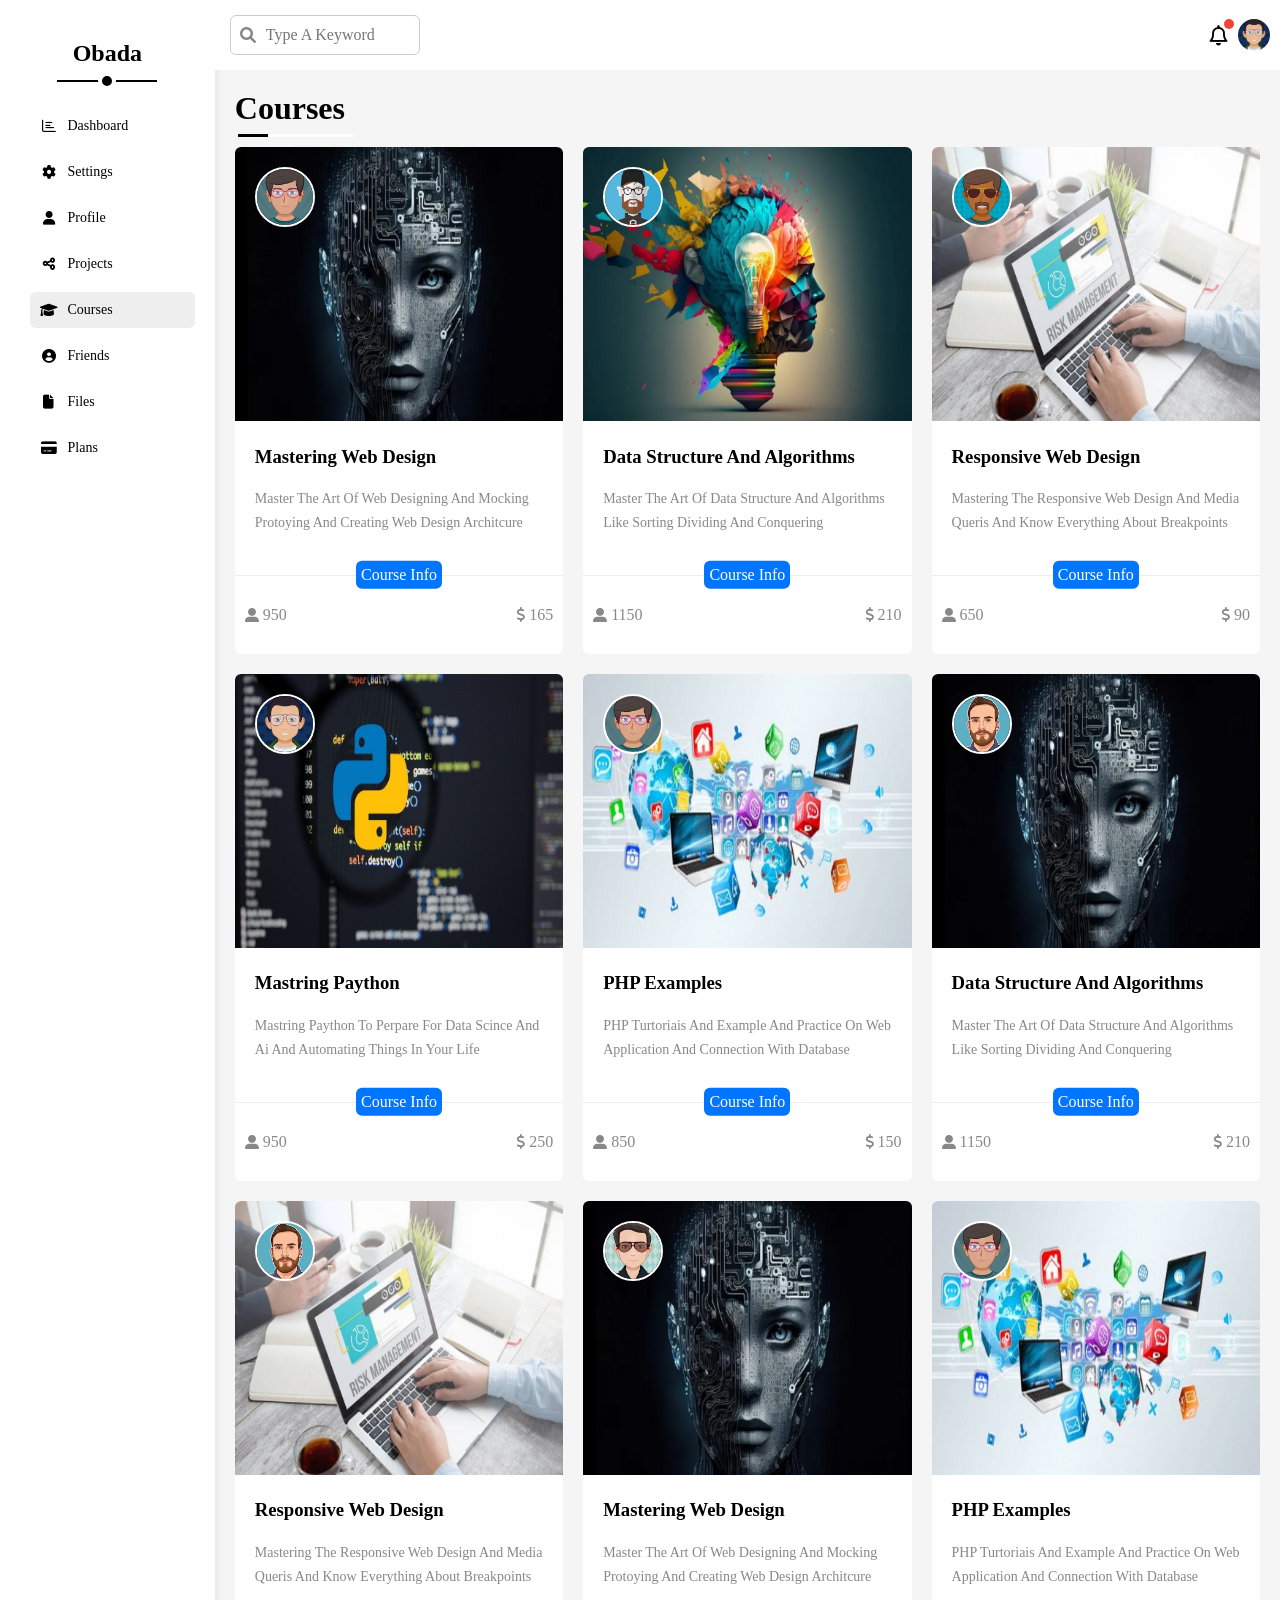
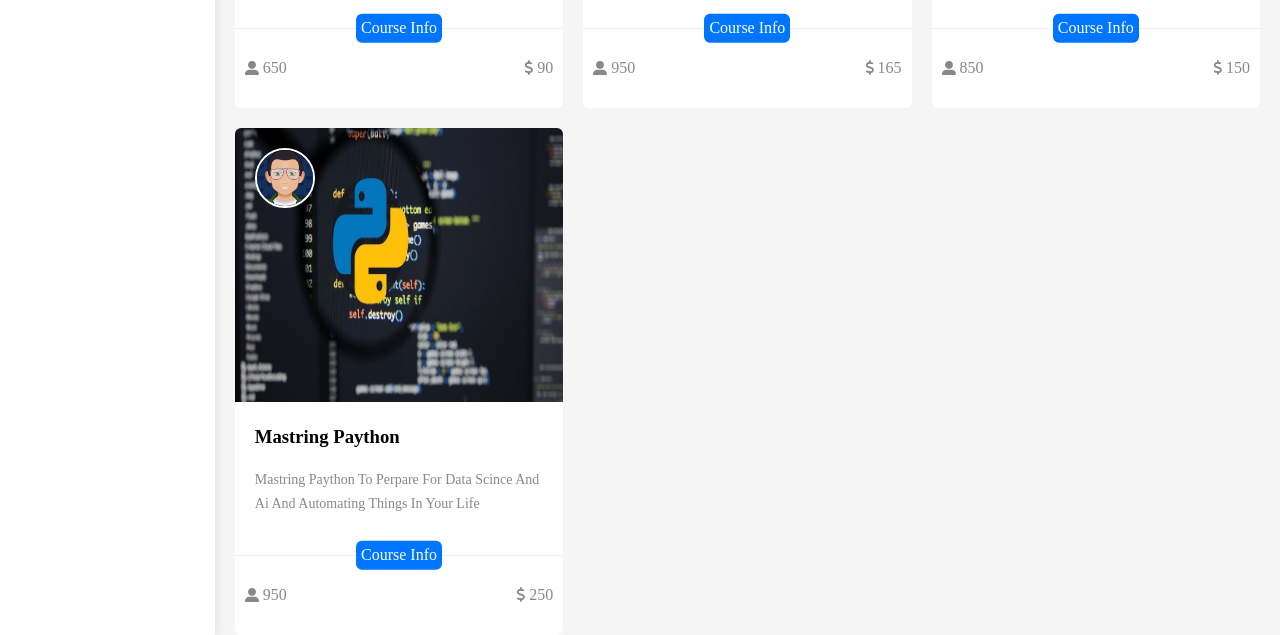
<file: courses.html>
<!DOCTYPE html>
<html lang="en">

<head>
    <meta charset="UTF-8">
    <meta http-equiv="X-UA-Compatible" content="IE=edge">
    <meta name="viewport" content="width=device-width, initial-scale=1.0">
    <!-- Font Awesome Libary -->
    <link rel="stylesheet" href="css/all.min.css">
    <!-- Framework Css File -->
    <link rel="stylesheet" href="css/framework.css">
    <!-- Render Elements Normale -->
    <link rel="stylesheet" href="css/normalize.css">
    <!-- Main Css Template File -->
    <link rel="stylesheet" href="css/master.css">
    <title>Template | four | Dashboard</title>
</head>

<body>

    <!-- commponant header settings -->
    <!-- <div class="header-section br-6 bg-eee txt-c p-10 ">
        <h1>Profile Page</h1>
    </div> -->
    <!-- commponant header settings -->
    <div class="page d-flex ">
        <div class="sidebar bg-white p-realtive">
            <h2 class="txt-c p-20 p-relative">Obada</h2>
            <ul class="mt-20 ml-10">
                <li class="mb-10 br-6 ">
                    <a class="c-black" href="index.html">
                        <i class="fa fa-regular fa-chart-bar fa-fw mr-10"></i>
                        <span>Dashboard</span>
                    </a>
                </li>
                <li class="mb-10 br-6">
                    <a class=" c-black" href="settings.html">
                        <i class="fas fa-gear fa-fw mr-10"></i>
                        <span>Settings</span>
                    </a>
                </li>
                <li class="mb-10 br-6">
                    <a class="  c-black" href="profile.html">
                        <i class="fas fa-user fa-fw mr-10"></i>
                        <span>Profile</span>
                    </a>
                </li>
                <li class="mb-10 br-6">
                    <a class=" c-black" href="projects.html">
                        <i class="fas fa-share-alt fa-fw mr-10"></i>
                        <span>Projects</span>
                    </a>
                </li>
                <li class="mb-10 br-6">
                    <a class=" active c-black" href="courses.html">
                        <i class="fa fa-graduation-cap fa-fw mr-10"></i>
                        <span>Courses</span>
                    </a>
                </li>
                <li class="mb-10 br-6">
                    <a class="c-black" href="friends.html">
                        <i class="fas fa-circle-user fa-fw mr-10"></i>
                        <span>Friends</span>
                    </a>
                </li>
                <li class="mb-10 br-6">
                    <a class="c-black" href="files.html">
                        <i class="fas fa-file fa-fw mr-10"></i>
                        <span>Files</span>
                    </a>
                </li>
                <li class="mb-10 br-6">
                    <a class="c-black" href="plans.html">
                        <i class="fas fa-credit-card fa-fw mr-10"></i>
                        <span>Plans</span>
                    </a>
                </li>
            </ul>
        </div>
        <div class="content">
            <form class="d-flex justify-s align-c bg-white ">
                <div class="search">
                    <input class="p-10 br-6" type="search" placeholder="Type A Keyword">
                </div>
                <div class="box d-flex align-c">
                    <i class="fa-regular fa-bell fa-lg "></i>
                    <img class="br-half m-10 max-width" src="./images/avatar-03.png" width="32px" alt="">
                </div>
            </form>
            <h1 class="p-20 m-0 p-relative">Courses</h1>
            <!-- start courses -->
            <div class="courses-page">
                <!-- start box -->
                <div class="box-course bg-white br-6 p-relative">
                    <div class="image ">
                        <img src="./images/courses-2.png" alt="">
                        <img class="avatar" src="./images/avatar-04.png" alt="">
                    </div>
                    <div class="text p-20">
                        <h3 class=" mb-20">Mastering Web Design</h3>
                        <p class="f-14 c-grey mb-20"> Master The Art Of Web Designing And Mocking Protoying And Creating
                            Web Design Architcure</p>
                    </div>
                    <div class="button">
                        <a class="p-5 bg-blue c-white br-6" href="">Course Info</a>
                    </div>
                    <div class="rate between-flex mt-20 mb-20 p-10">
                        <p class="c-grey"><i class="fas fa-user-alt f-14"></i> 950</p>
                        <p class="c-grey"><i class="fas fa-dollar-sign f-14"></i> 165</p>
                    </div>
                </div>
                <!-- End box -->
                <!-- start box -->
                <div class="box-course bg-white br-6 p-relative">
                    <div class="image ">
                        <img src="./images/courses-1.png" alt="">
                        <img class="avatar" src="./images/avatar-01.png" alt="">
                    </div>
                    <div class="text p-20">
                        <h3 class=" mb-20">Data Structure And Algorithms</h3>
                        <p class="f-14 c-grey mb-20"> Master The Art Of Data Structure And Algorithms Like Sorting
                            Dividing And Conquering</p>
                    </div>
                    <div class="button">
                        <a class="p-5 bg-blue c-white br-6" href="">Course Info</a>
                    </div>
                    <div class="rate between-flex mt-20 mb-20 p-10">
                        <p class="c-grey"><i class="fas fa-user-alt f-14"></i> 1150</p>
                        <p class="c-grey"><i class="fas fa-dollar-sign f-14"></i> 210</p>
                    </div>
                </div>
                <!-- End box -->
                <!-- start box -->
                <div class="box-course bg-white br-6 p-relative">
                    <div class="image ">
                        <img src="./images/courses-3.jpg" alt="">
                        <img class="avatar" src="./images/avatar-02.png" alt="">
                    </div>
                    <div class="text p-20">
                        <h3 class=" mb-20">Responsive Web Design</h3>
                        <p class="f-14 c-grey mb-20"> Mastering The Responsive Web Design And Media Queris And Know
                            Everything About Breakpoints</p>
                    </div>
                    <div class="button">
                        <a class="p-5 bg-blue c-white br-6" href="">Course Info</a>
                    </div>
                    <div class="rate between-flex mt-20 mb-20 p-10">
                        <p class="c-grey"><i class="fas fa-user-alt f-14"></i> 650</p>
                        <p class="c-grey"><i class="fas fa-dollar-sign f-14"></i> 90</p>
                    </div>
                </div>
                <!-- End box -->
                <!-- start box -->
                <div class="box-course bg-white br-6 p-relative">
                    <div class="image ">
                        <img src="./images/courses-4.jpg" alt="">
                        <img class="avatar" src="./images/avatar-03.png" alt="">
                    </div>
                    <div class="text p-20">
                        <h3 class=" mb-20">Mastring Paython</h3>
                        <p class="f-14 c-grey mb-20"> Mastring Paython To Perpare For Data Scince And Ai And Automating
                            Things In Your Life</p>
                    </div>
                    <div class="button">
                        <a class="p-5 bg-blue c-white br-6" href="">Course Info</a>
                    </div>
                    <div class="rate between-flex mt-20 mb-20 p-10">
                        <p class="c-grey"><i class="fas fa-user-alt f-14"></i> 950</p>
                        <p class="c-grey"><i class="fas fa-dollar-sign f-14"></i> 250</p>
                    </div>
                </div>
                <!-- End box -->
                <!-- start box -->
                <div class="box-course bg-white br-6 p-relative">
                    <div class="image ">
                        <img src="./images/courses-5.jpg" alt="">
                        <img class="avatar" src="./images/avatar-04.png" alt="">
                    </div>
                    <div class="text p-20">
                        <h3 class=" mb-20">PHP Examples</h3>
                        <p class="f-14 c-grey mb-20"> PHP Turtoriais And Example And Practice On Web Application And
                            Connection With Database</p>
                    </div>
                    <div class="button">
                        <a class="p-5 bg-blue c-white br-6" href="">Course Info</a>
                    </div>
                    <div class="rate between-flex mt-20 mb-20 p-10">
                        <p class="c-grey"><i class="fas fa-user-alt f-14"></i> 850</p>
                        <p class="c-grey"><i class="fas fa-dollar-sign f-14"></i> 150</p>
                    </div>
                </div>
                <!-- End box -->
                <!-- start box -->
                <div class="box-course bg-white br-6 p-relative">
                    <div class="image ">
                        <img src="./images/courses-2.png" alt="">
                        <img class="avatar" src="./images/avatar-05.png" alt="">
                    </div>
                    <div class="text p-20">
                        <h3 class=" mb-20">Data Structure And Algorithms</h3>
                        <p class="f-14 c-grey mb-20">Master The Art Of Data Structure And Algorithms Like Sorting
                            Dividing And Conquering</p>
                    </div>
                    <div class="button">
                        <a class="p-5 bg-blue c-white br-6" href="">Course Info</a>
                    </div>
                    <div class="rate between-flex mt-20 mb-20 p-10">
                        <p class="c-grey"><i class="fas fa-user-alt f-14"></i> 1150</p>
                        <p class="c-grey"><i class="fas fa-dollar-sign f-14"></i> 210</p>
                    </div>
                </div>
                <!-- End box -->
                <!-- start box -->
                <div class="box-course bg-white br-6 p-relative">
                    <div class="image ">
                        <img src="./images/courses-3.jpg" alt="">
                        <img class="avatar" src="./images/avatar-05.png" alt="">
                    </div>
                    <div class="text p-20">
                        <h3 class=" mb-20">Responsive Web Design</h3>
                        <p class="f-14 c-grey mb-20"> Mastering The Responsive Web Design And Media Queris And Know
                            Everything About Breakpoints</p>
                    </div>
                    <div class="button">
                        <a class="p-5 bg-blue c-white br-6" href="">Course Info</a>
                    </div>
                    <div class="rate between-flex mt-20 mb-20 p-10">
                        <p class="c-grey"><i class="fas fa-user-alt f-14"></i> 650</p>
                        <p class="c-grey"><i class="fas fa-dollar-sign f-14"></i> 90</p>
                    </div>
                </div>
                <!-- End box -->
                <!-- start box -->
                <div class="box-course bg-white br-6 p-relative">
                    <div class="image ">
                        <img src="./images/courses-2.png" alt="">
                        <img class="avatar" src="./images/avatar-06.png" alt="">
                    </div>
                    <div class="text p-20">
                        <h3 class=" mb-20">Mastering Web Design</h3>
                        <p class="f-14 c-grey mb-20"> Master The Art Of Web Designing And Mocking Protoying And Creating
                            Web Design Architcure</p>
                    </div>
                    <div class="button">
                        <a class="p-5 bg-blue c-white br-6" href="">Course Info</a>
                    </div>
                    <div class="rate between-flex mt-20 mb-20 p-10">
                        <p class="c-grey"><i class="fas fa-user-alt f-14"></i> 950</p>
                        <p class="c-grey"><i class="fas fa-dollar-sign f-14"></i> 165</p>
                    </div>
                </div>
                <!-- End box -->
                <!-- start box -->
                <div class="box-course bg-white br-6 p-relative">
                    <div class="image ">
                        <img src="./images/courses-5.jpg" alt="">
                        <img class="avatar" src="./images/avatar-04.png" alt="">
                    </div>
                    <div class="text p-20">
                        <h3 class=" mb-20">PHP Examples</h3>
                        <p class="f-14 c-grey mb-20"> PHP Turtoriais And Example And Practice On Web Application And
                            Connection With Database</p>
                    </div>
                    <div class="button">
                        <a class="p-5 bg-blue c-white br-6" href="">Course Info</a>
                    </div>
                    <div class="rate between-flex mt-20 mb-20 p-10">
                        <p class="c-grey"><i class="fas fa-user-alt f-14"></i> 850</p>
                        <p class="c-grey"><i class="fas fa-dollar-sign f-14"></i> 150</p>
                    </div>
                </div>
                <!-- End box -->
                <!-- start box -->
                <div class="box-course bg-white br-6 p-relative">
                    <div class="image ">
                        <img src="./images/courses-4.jpg" alt="">
                        <img class="avatar" src="./images/avatar-03.png" alt="">
                    </div>
                    <div class="text p-20">
                        <h3 class=" mb-20">Mastring Paython</h3>
                        <p class="f-14 c-grey mb-20"> Mastring Paython To Perpare For Data Scince And Ai And Automating
                            Things In Your Life</p>
                    </div>
                    <div class="button">
                        <a class="p-5 bg-blue c-white br-6" href="">Course Info</a>
                    </div>
                    <div class="rate between-flex mt-20 mb-20 p-10">
                        <p class="c-grey"><i class="fas fa-user-alt f-14"></i> 950</p>
                        <p class="c-grey"><i class="fas fa-dollar-sign f-14"></i> 250</p>
                    </div>
                </div>
                <!-- End box -->
            </div>
            <!-- End courses -->
        </div>
    </div>
</body>

</html>
</file>
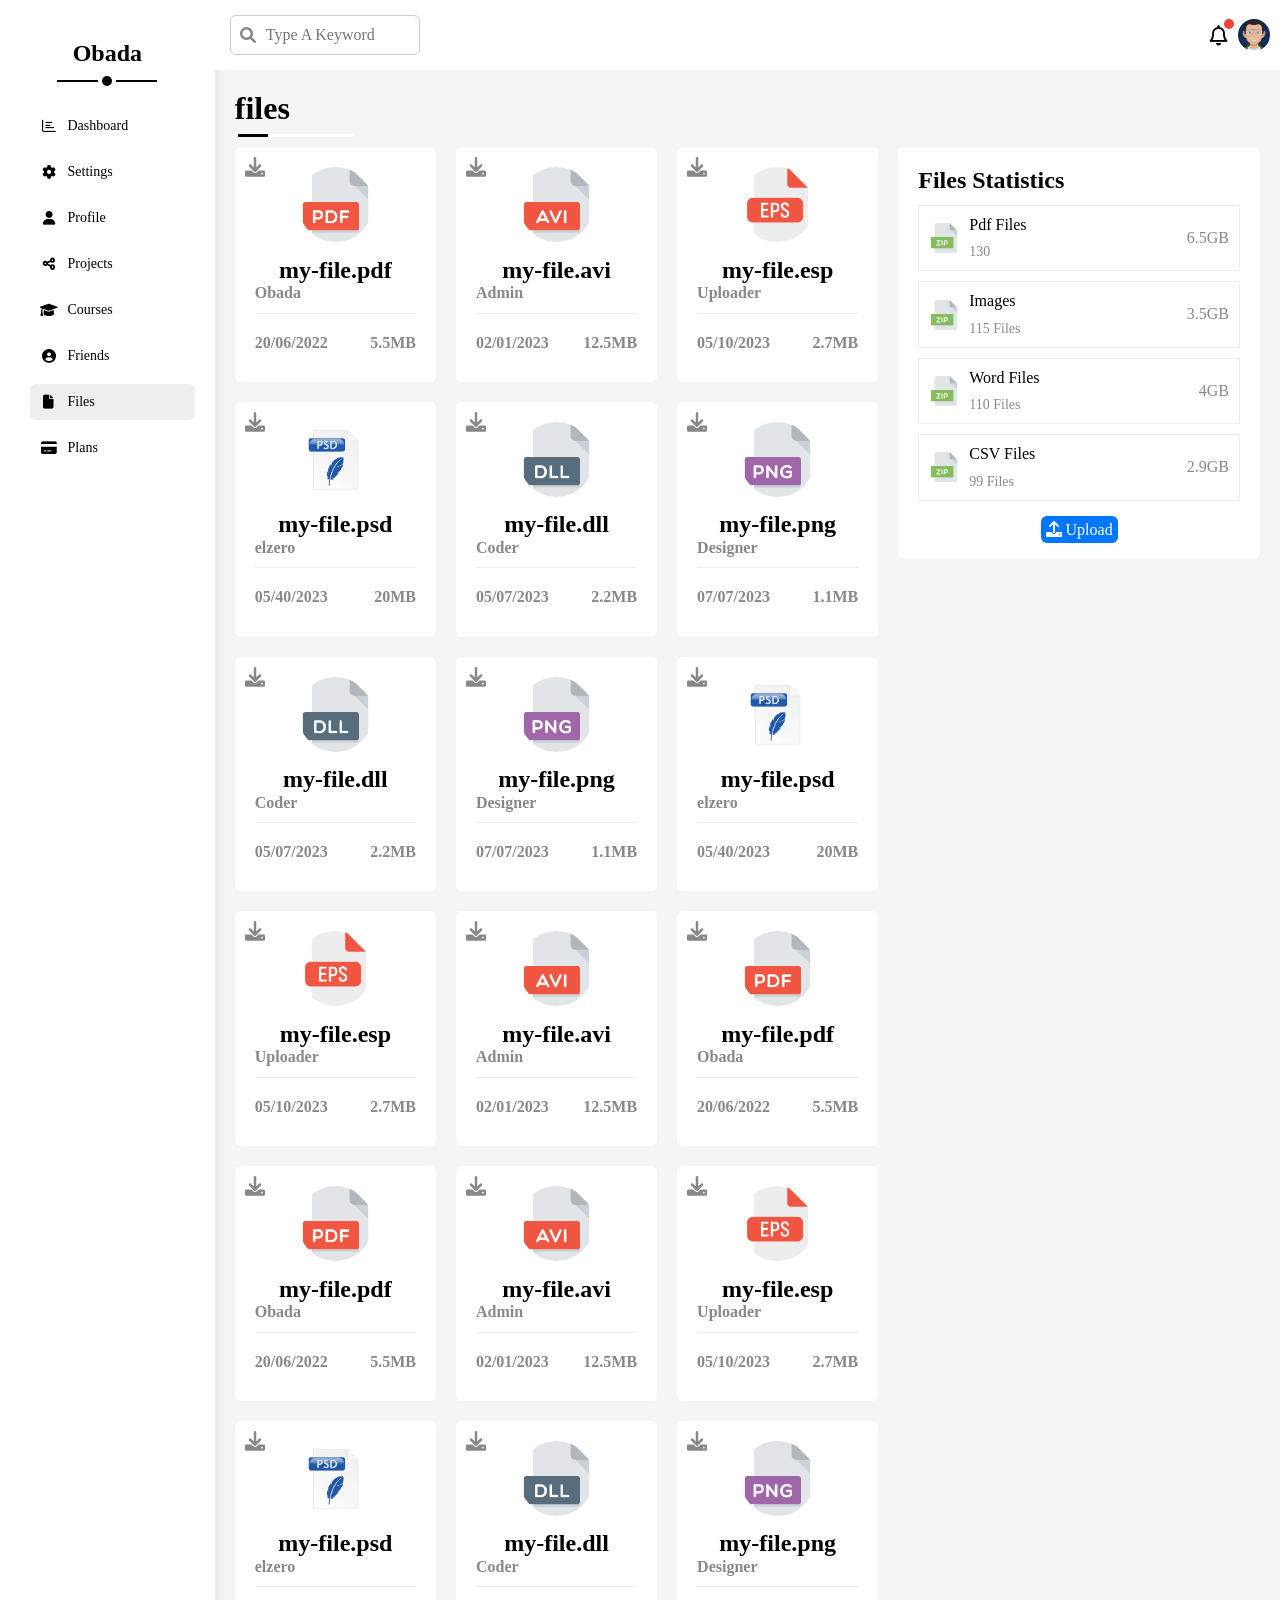
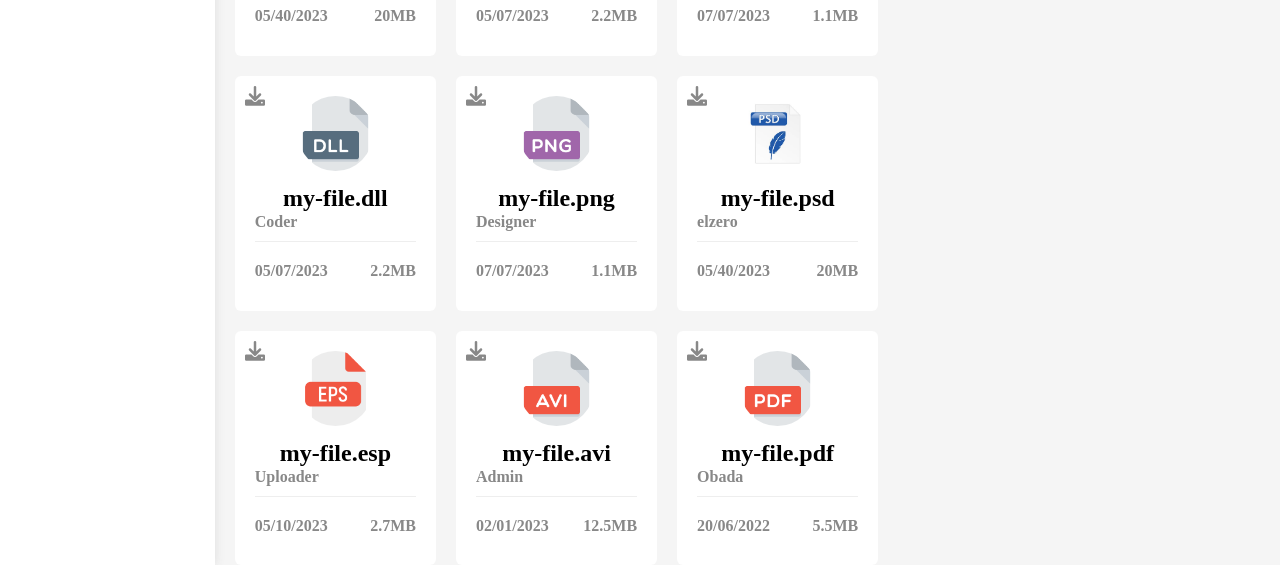
<file: files.html>
<!DOCTYPE html>
<html lang="en">

<head>
    <meta charset="UTF-8">
    <meta http-equiv="X-UA-Compatible" content="IE=edge">
    <meta name="viewport" content="width=device-width, initial-scale=1.0">
    <!-- Font Awesome Libary -->
    <link rel="stylesheet" href="css/all.min.css">
    <!-- Framework Css File -->
    <link rel="stylesheet" href="css/framework.css">
    <!-- Render Elements Normale -->
    <link rel="stylesheet" href="css/normalize.css">
    <!-- Main Css Template File -->
    <link rel="stylesheet" href="css/master.css">
    <title>Template | four | Dashboard</title>
</head>

<body>

    <!-- commponant header settings -->
    <!-- <div class="header-section br-6 bg-eee txt-c p-10 ">
        <h1>Profile Page</h1>
    </div> -->
    <!-- commponant header settings -->
    <div class="page d-flex ">
        <div class="sidebar bg-white p-realtive">
            <h2 class="txt-c p-20 p-relative">Obada</h2>
            <ul class="mt-20 ml-10">
                <li class="mb-10 br-6 ">
                    <a class="c-black" href="index.html">
                        <i class="fa fa-regular fa-chart-bar fa-fw mr-10"></i>
                        <span>Dashboard</span>
                    </a>
                </li>
                <li class="mb-10 br-6">
                    <a class=" c-black" href="settings.html">
                        <i class="fas fa-gear fa-fw mr-10"></i>
                        <span>Settings</span>
                    </a>
                </li>
                <li class="mb-10 br-6">
                    <a class="  c-black" href="profile.html">
                        <i class="fas fa-user fa-fw mr-10"></i>
                        <span>Profile</span>
                    </a>
                </li>
                <li class="mb-10 br-6">
                    <a class=" c-black" href="projects.html">
                        <i class="fas fa-share-alt fa-fw mr-10"></i>
                        <span>Projects</span>
                    </a>
                </li>
                <li class="mb-10 br-6">
                    <a class="c-black" href="courses.html">
                        <i class="fa fa-graduation-cap fa-fw mr-10"></i>
                        <span>Courses</span>
                    </a>
                </li>
                <li class="mb-10 br-6">
                    <a class="c-black" href="friends.html">
                        <i class="fas fa-circle-user fa-fw mr-10"></i>
                        <span>Friends</span>
                    </a>
                </li>
                <li class="mb-10 br-6">
                    <a class="active c-black" href="files.html">
                        <i class="fas fa-file fa-fw mr-10"></i>
                        <span>Files</span>
                    </a>
                </li>
                <li class="mb-10 br-6">
                    <a class="c-black" href="plans.html">
                        <i class="fas fa-credit-card fa-fw mr-10"></i>
                        <span>Plans</span>
                    </a>
                </li>
            </ul>
        </div>
        <div class="content">
            <form class="d-flex justify-s align-c bg-white ">
                <div class="search">
                    <input class="p-10 br-6" type="search" placeholder="Type A Keyword">
                </div>
                <div class="box d-flex align-c">
                    <i class="fa-regular fa-bell fa-lg "></i>
                    <img class="br-half m-10 max-width" src="./images/avatar-03.png" width="32px" alt="">
                </div>
            </form>
            <h1 class="p-20 m-0 p-relative">files</h1>
            <!-- start files -->
            <div class="d-flex reverse">
                <div class="files-page ">
                    <!-- start box -->
                    <div class="box-file bg-white br-6 p-20 p-relative">
                        <i class="fas fa-download"></i>
                        <div class="icon txt-c">
                            <img class="mb-10" src="./images/files-1.jpg" alt="">
                            <h2 class="d-block">my-file.pdf</h2>
                        </div>
                        <span class=" c-grey fw-b"> Obada</span>
                        <div class="info between-flex align-c">
                            <span class="c-grey fw-b mt-20">20/06/2022</span>
                            <span class="c-grey fw-b mt-20">5.5MB</span>
                        </div>
                    </div>
                    <!-- End box -->
                    <!-- start box -->
                    <div class="box-file bg-white br-6 p-20 p-relative">
                        <i class="fas fa-download"></i>
                        <div class="icon txt-c">
                            <img class="mb-10" src="./images/files-2.png" alt="">
                            <h2 class="d-block">my-file.avi</h2>
                        </div>
                        <span class=" c-grey fw-b"> Admin</span>
                        <div class="info between-flex align-c">
                            <span class="c-grey fw-b mt-20">02/01/2023</span>
                            <span class="c-grey fw-b mt-20">12.5MB</span>
                        </div>
                    </div>
                    <!-- End box -->
                    <!-- start box -->
                    <div class="box-file bg-white br-6 p-20 p-relative">
                        <i class="fas fa-download"></i>
                        <div class="icon txt-c">
                            <img class="mb-10" src="./images/files-3.png" alt="">
                            <h2 class="d-block">my-file.esp</h2>
                        </div>
                        <span class=" c-grey fw-b"> Uploader</span>
                        <div class="info between-flex align-c">
                            <span class="c-grey fw-b mt-20">05/10/2023</span>
                            <span class="c-grey fw-b mt-20">2.7MB</span>
                        </div>
                    </div>
                    <!-- End box -->
                    <!-- start box -->
                    <div class="box-file bg-white br-6 p-20 p-relative">
                        <i class="fas fa-download"></i>
                        <div class="icon txt-c">
                            <img class="mb-10" src="./images/files-4.jpg" alt="">
                            <h2 class="d-block">my-file.psd</h2>
                        </div>
                        <span class=" c-grey fw-b"> elzero</span>
                        <div class="info between-flex align-c">
                            <span class="c-grey fw-b mt-20">05/40/2023</span>
                            <span class="c-grey fw-b mt-20">20MB</span>
                        </div>
                    </div>
                    <!-- End box -->
                    <!-- start box -->
                    <div class="box-file bg-white br-6 p-20 p-relative">
                        <i class="fas fa-download"></i>
                        <div class="icon txt-c">
                            <img class="mb-10" src="./images/files-5.png" alt="">
                            <h2 class="d-block">my-file.dll</h2>
                        </div>
                        <span class=" c-grey fw-b"> Coder</span>
                        <div class="info between-flex align-c">
                            <span class="c-grey fw-b mt-20">05/07/2023</span>
                            <span class="c-grey fw-b mt-20">2.2MB</span>
                        </div>
                    </div>
                    <!-- End box -->
                    <!-- start box -->
                    <div class="box-file bg-white br-6 p-20 p-relative">
                        <i class="fas fa-download"></i>
                        <div class="icon txt-c">
                            <img class="mb-10" src="./images/files-6.png" alt="">
                            <h2 class="d-block">my-file.png</h2>
                        </div>
                        <span class=" c-grey fw-b"> Designer</span>
                        <div class="info between-flex align-c">
                            <span class="c-grey fw-b mt-20">07/07/2023</span>
                            <span class="c-grey fw-b mt-20">1.1MB</span>
                        </div>
                    </div>
                    <!-- End box -->

                    <!-- start box -->
                    <div class="box-file bg-white br-6 p-20 p-relative">
                        <i class="fas fa-download"></i>
                        <div class="icon txt-c">
                            <img class="mb-10" src="./images/files-5.png" alt="">
                            <h2 class="d-block">my-file.dll</h2>
                        </div>
                        <span class=" c-grey fw-b"> Coder</span>
                        <div class="info between-flex align-c">
                            <span class="c-grey fw-b mt-20">05/07/2023</span>
                            <span class="c-grey fw-b mt-20">2.2MB</span>
                        </div>
                    </div>
                    <!-- End box -->
                    <!-- start box -->
                    <div class="box-file bg-white br-6 p-20 p-relative">
                        <i class="fas fa-download"></i>
                        <div class="icon txt-c">
                            <img class="mb-10" src="./images/files-6.png" alt="">
                            <h2 class="d-block">my-file.png</h2>
                        </div>
                        <span class=" c-grey fw-b"> Designer</span>
                        <div class="info between-flex align-c">
                            <span class="c-grey fw-b mt-20">07/07/2023</span>
                            <span class="c-grey fw-b mt-20">1.1MB</span>
                        </div>
                    </div>
                    <!-- End box -->
                    <!-- start box -->
                    <div class="box-file bg-white br-6 p-20 p-relative">
                        <i class="fas fa-download"></i>
                        <div class="icon txt-c">
                            <img class="mb-10" src="./images/files-4.jpg" alt="">
                            <h2 class="d-block">my-file.psd</h2>
                        </div>
                        <span class=" c-grey fw-b"> elzero</span>
                        <div class="info between-flex align-c">
                            <span class="c-grey fw-b mt-20">05/40/2023</span>
                            <span class="c-grey fw-b mt-20">20MB</span>
                        </div>
                    </div>
                    <!-- End box -->
                    <!-- start box -->
                    <div class="box-file bg-white br-6 p-20 p-relative">
                        <i class="fas fa-download"></i>
                        <div class="icon txt-c">
                            <img class="mb-10" src="./images/files-3.png" alt="">
                            <h2 class="d-block">my-file.esp</h2>
                        </div>
                        <span class=" c-grey fw-b"> Uploader</span>
                        <div class="info between-flex align-c">
                            <span class="c-grey fw-b mt-20">05/10/2023</span>
                            <span class="c-grey fw-b mt-20">2.7MB</span>
                        </div>
                    </div>
                    <!-- End box -->
                    <!-- start box -->
                    <div class="box-file bg-white br-6 p-20 p-relative">
                        <i class="fas fa-download"></i>
                        <div class="icon txt-c">
                            <img class="mb-10" src="./images/files-2.png" alt="">
                            <h2 class="d-block">my-file.avi</h2>
                        </div>
                        <span class=" c-grey fw-b"> Admin</span>
                        <div class="info between-flex align-c">
                            <span class="c-grey fw-b mt-20">02/01/2023</span>
                            <span class="c-grey fw-b mt-20">12.5MB</span>
                        </div>
                    </div>
                    <!-- End box -->
                    <!-- start box -->
                    <div class="box-file bg-white br-6 p-20 p-relative">
                        <i class="fas fa-download"></i>
                        <div class="icon txt-c">
                            <img class="mb-10" src="./images/files-1.jpg" alt="">
                            <h2 class="d-block">my-file.pdf</h2>
                        </div>
                        <span class=" c-grey fw-b"> Obada</span>
                        <div class="info between-flex align-c">
                            <span class="c-grey fw-b mt-20">20/06/2022</span>
                            <span class="c-grey fw-b mt-20">5.5MB</span>
                        </div>
                    </div>
                    <!-- End box -->

                    <!-- start box -->
                    <div class="box-file bg-white br-6 p-20 p-relative">
                        <i class="fas fa-download"></i>
                        <div class="icon txt-c">
                            <img class="mb-10" src="./images/files-1.jpg" alt="">
                            <h2 class="d-block">my-file.pdf</h2>
                        </div>
                        <span class=" c-grey fw-b"> Obada</span>
                        <div class="info between-flex align-c">
                            <span class="c-grey fw-b mt-20">20/06/2022</span>
                            <span class="c-grey fw-b mt-20">5.5MB</span>
                        </div>
                    </div>
                    <!-- End box -->
                    <!-- start box -->
                    <div class="box-file bg-white br-6 p-20 p-relative">
                        <i class="fas fa-download"></i>
                        <div class="icon txt-c">
                            <img class="mb-10" src="./images/files-2.png" alt="">
                            <h2 class="d-block">my-file.avi</h2>
                        </div>
                        <span class=" c-grey fw-b"> Admin</span>
                        <div class="info between-flex align-c">
                            <span class="c-grey fw-b mt-20">02/01/2023</span>
                            <span class="c-grey fw-b mt-20">12.5MB</span>
                        </div>
                    </div>
                    <!-- End box -->
                    <!-- start box -->
                    <div class="box-file bg-white br-6 p-20 p-relative">
                        <i class="fas fa-download"></i>
                        <div class="icon txt-c">
                            <img class="mb-10" src="./images/files-3.png" alt="">
                            <h2 class="d-block">my-file.esp</h2>
                        </div>
                        <span class=" c-grey fw-b"> Uploader</span>
                        <div class="info between-flex align-c">
                            <span class="c-grey fw-b mt-20">05/10/2023</span>
                            <span class="c-grey fw-b mt-20">2.7MB</span>
                        </div>
                    </div>
                    <!-- End box -->
                    <!-- start box -->
                    <div class="box-file bg-white br-6 p-20 p-relative">
                        <i class="fas fa-download"></i>
                        <div class="icon txt-c">
                            <img class="mb-10" src="./images/files-4.jpg" alt="">
                            <h2 class="d-block">my-file.psd</h2>
                        </div>
                        <span class=" c-grey fw-b"> elzero</span>
                        <div class="info between-flex align-c">
                            <span class="c-grey fw-b mt-20">05/40/2023</span>
                            <span class="c-grey fw-b mt-20">20MB</span>
                        </div>
                    </div>
                    <!-- End box -->
                    <!-- start box -->
                    <div class="box-file bg-white br-6 p-20 p-relative">
                        <i class="fas fa-download"></i>
                        <div class="icon txt-c">
                            <img class="mb-10" src="./images/files-5.png" alt="">
                            <h2 class="d-block">my-file.dll</h2>
                        </div>
                        <span class=" c-grey fw-b"> Coder</span>
                        <div class="info between-flex align-c">
                            <span class="c-grey fw-b mt-20">05/07/2023</span>
                            <span class="c-grey fw-b mt-20">2.2MB</span>
                        </div>
                    </div>
                    <!-- End box -->
                    <!-- start box -->
                    <div class="box-file bg-white br-6 p-20 p-relative">
                        <i class="fas fa-download"></i>
                        <div class="icon txt-c">
                            <img class="mb-10" src="./images/files-6.png" alt="">
                            <h2 class="d-block">my-file.png</h2>
                        </div>
                        <span class=" c-grey fw-b"> Designer</span>
                        <div class="info between-flex align-c">
                            <span class="c-grey fw-b mt-20">07/07/2023</span>
                            <span class="c-grey fw-b mt-20">1.1MB</span>
                        </div>
                    </div>
                    <!-- End box -->

                    <!-- start box -->
                    <div class="box-file bg-white br-6 p-20 p-relative">
                        <i class="fas fa-download"></i>
                        <div class="icon txt-c">
                            <img class="mb-10" src="./images/files-5.png" alt="">
                            <h2 class="d-block">my-file.dll</h2>
                        </div>
                        <span class=" c-grey fw-b"> Coder</span>
                        <div class="info between-flex align-c">
                            <span class="c-grey fw-b mt-20">05/07/2023</span>
                            <span class="c-grey fw-b mt-20">2.2MB</span>
                        </div>
                    </div>
                    <!-- End box -->
                    <!-- start box -->
                    <div class="box-file bg-white br-6 p-20 p-relative">
                        <i class="fas fa-download"></i>
                        <div class="icon txt-c">
                            <img class="mb-10" src="./images/files-6.png" alt="">
                            <h2 class="d-block">my-file.png</h2>
                        </div>
                        <span class=" c-grey fw-b"> Designer</span>
                        <div class="info between-flex align-c">
                            <span class="c-grey fw-b mt-20">07/07/2023</span>
                            <span class="c-grey fw-b mt-20">1.1MB</span>
                        </div>
                    </div>
                    <!-- End box -->
                    <!-- start box -->
                    <div class="box-file bg-white br-6 p-20 p-relative">
                        <i class="fas fa-download"></i>
                        <div class="icon txt-c">
                            <img class="mb-10" src="./images/files-4.jpg" alt="">
                            <h2 class="d-block">my-file.psd</h2>
                        </div>
                        <span class=" c-grey fw-b"> elzero</span>
                        <div class="info between-flex align-c">
                            <span class="c-grey fw-b mt-20">05/40/2023</span>
                            <span class="c-grey fw-b mt-20">20MB</span>
                        </div>
                    </div>
                    <!-- End box -->
                    <!-- start box -->
                    <div class="box-file bg-white br-6 p-20 p-relative">
                        <i class="fas fa-download"></i>
                        <div class="icon txt-c">
                            <img class="mb-10" src="./images/files-3.png" alt="">
                            <h2 class="d-block">my-file.esp</h2>
                        </div>
                        <span class=" c-grey fw-b"> Uploader</span>
                        <div class="info between-flex align-c">
                            <span class="c-grey fw-b mt-20">05/10/2023</span>
                            <span class="c-grey fw-b mt-20">2.7MB</span>
                        </div>
                    </div>
                    <!-- End box -->
                    <!-- start box -->
                    <div class="box-file bg-white br-6 p-20 p-relative">
                        <i class="fas fa-download"></i>
                        <div class="icon txt-c">
                            <img class="mb-10" src="./images/files-2.png" alt="">
                            <h2 class="d-block">my-file.avi</h2>
                        </div>
                        <span class=" c-grey fw-b"> Admin</span>
                        <div class="info between-flex align-c">
                            <span class="c-grey fw-b mt-20">02/01/2023</span>
                            <span class="c-grey fw-b mt-20">12.5MB</span>
                        </div>
                    </div>
                    <!-- End box -->
                    <!-- start box -->
                    <div class="box-file bg-white br-6 p-20 p-relative">
                        <i class="fas fa-download"></i>
                        <div class="icon txt-c">
                            <img class="mb-10" src="./images/files-1.jpg" alt="">
                            <h2 class="d-block">my-file.pdf</h2>
                        </div>
                        <span class=" c-grey fw-b"> Obada</span>
                        <div class="info between-flex align-c">
                            <span class="c-grey fw-b mt-20">20/06/2022</span>
                            <span class="c-grey fw-b mt-20">5.5MB</span>
                        </div>
                    </div>
                    <!-- End box -->
                </div>
                <!-- End files -->
                <!-- start Files Statistics -->
                <div class="files-stati p-20 bg-white br-6">
                    <h2 class=" mb-10">Files Statistics</h2>
                    <!-- start row -->
                    <div class="row-stati p-10 d-flex align-c mb-10">
                        <img src="./images/zip.svg" alt="">
                        <div class="text">
                            <span class="mb-10 d-block">Pdf Files</span>
                            <span class=" c-grey f-14 d-block">130</span>
                        </div>
                        <span class="c-grey size">6.5GB</span>
                    </div>
                    <!-- End row -->
                    <!-- start ROW -->
                    <div class="row-stati p-10 d-flex align-c mb-10">
                        <img src="./images/zip.svg" alt="">
                        <div class="text">
                            <span class="mb-10 d-block">Images</span>
                            <span class=" c-grey f-14 d-block">115 Files</span>
                        </div>
                        <span class="c-grey size">3.5GB</span>
                    </div>
                    <!-- ENd row -->
                    <!-- start ROW -->
                    <div class="row-stati p-10 d-flex align-c mb-10">
                        <img src="./images/zip.svg" alt="">
                        <div class="text">
                            <span class="mb-10 d-block">Word Files</span>
                            <span class=" c-grey f-14 d-block">110 Files</span>
                        </div>
                        <span class="c-grey size">4GB</span>
                    </div>
                    <!-- ENd row -->
                    <!-- start ROW -->
                    <div class="row-stati p-10 d-flex align-c mb-20">
                        <img src="./images/zip.svg" alt="">
                        <div class="text">
                            <span class="mb-10 d-block">CSV Files</span>
                            <span class=" c-grey f-14 d-block">99 Files</span>
                        </div>
                        <span class="c-grey size">2.9GB</span>
                    </div>
                    <!-- ENd row -->
                    <div class="txt-c">
                        <a class="c-white bg-blue p-5 br-6 mt-10" href=""><i class="fa-solid fa-upload"></i>
                            Upload</a>
                    </div>
                </div>
                <!-- End Files Statistics -->
            </div>
        </div>
    </div>
</body>

</html>
</file>
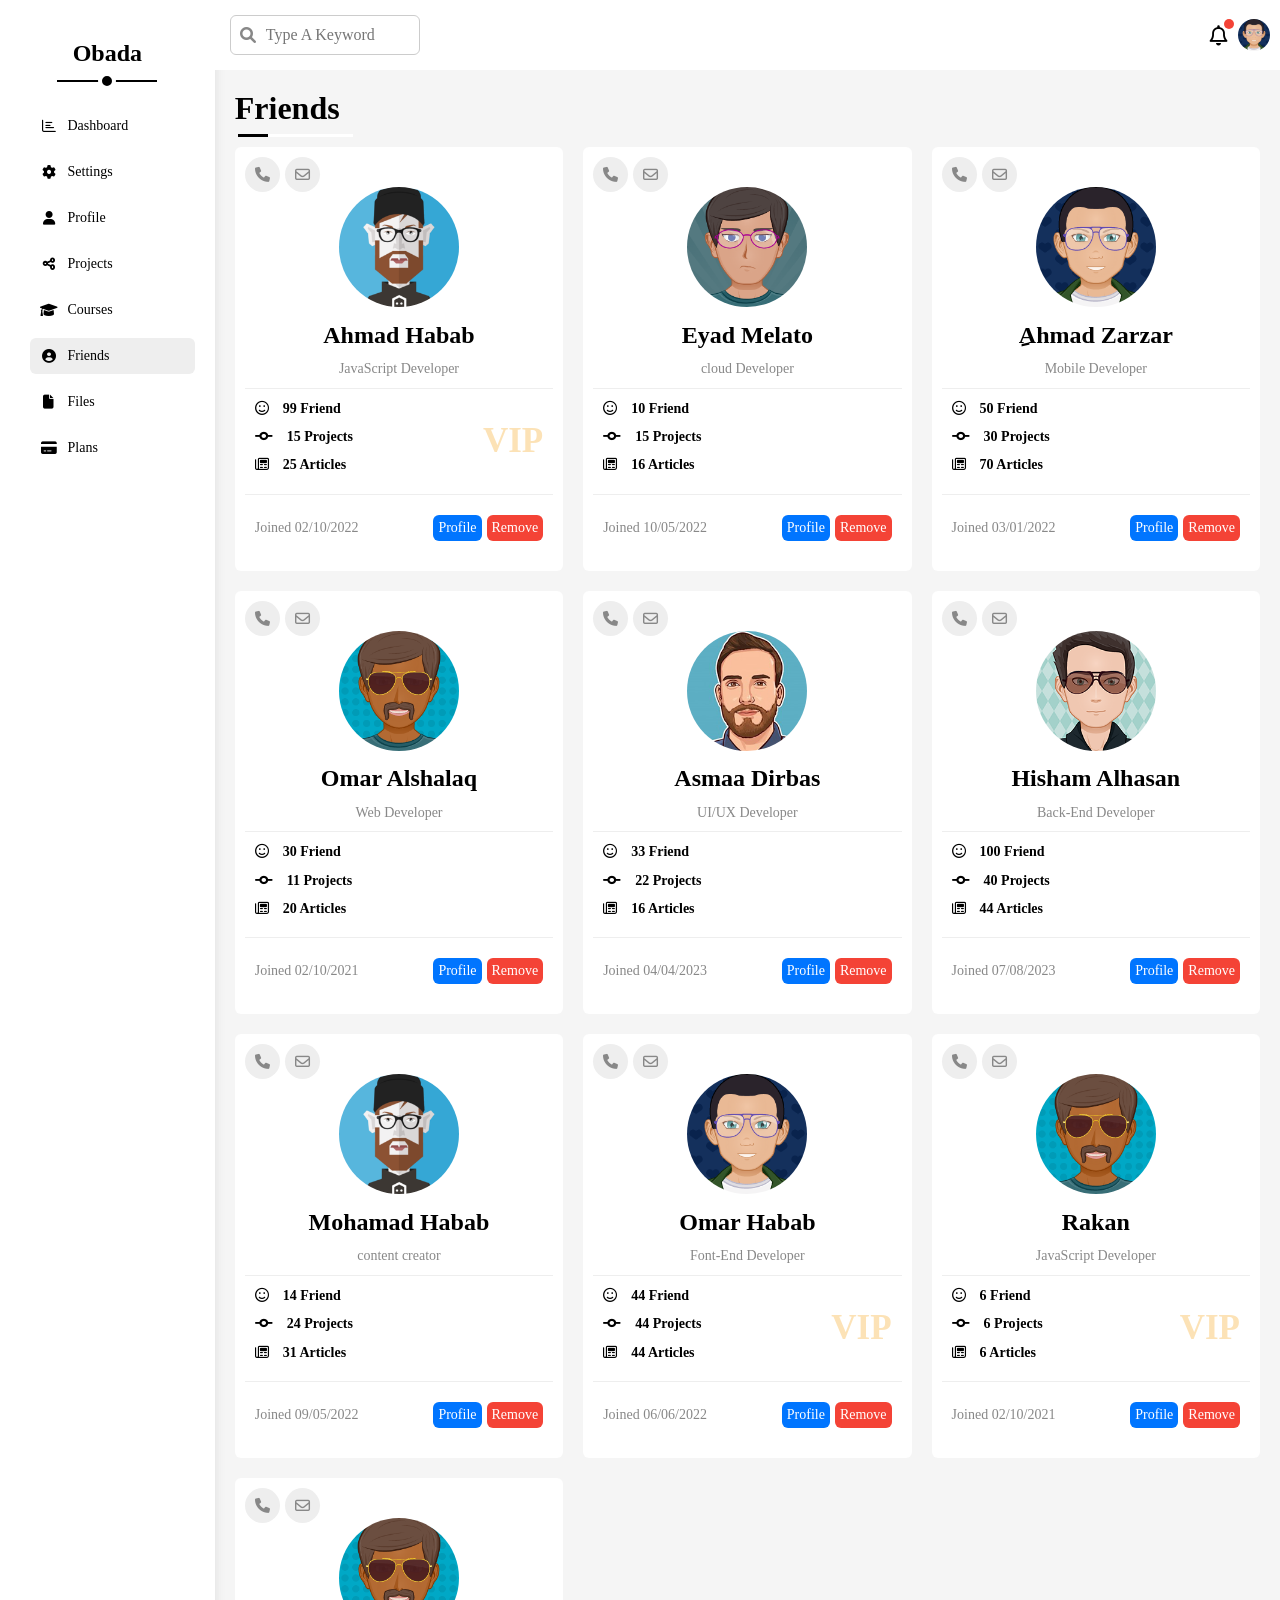
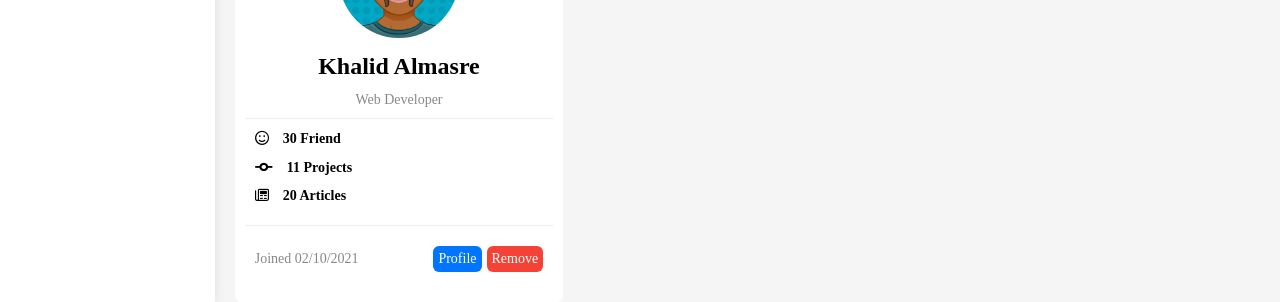
<file: friends.html>
<!DOCTYPE html>
<html lang="en">

<head>
    <meta charset="UTF-8">
    <meta http-equiv="X-UA-Compatible" content="IE=edge">
    <meta name="viewport" content="width=device-width, initial-scale=1.0">
    <!-- Font Awesome Libary -->
    <link rel="stylesheet" href="css/all.min.css">
    <!-- Framework Css File -->
    <link rel="stylesheet" href="css/framework.css">
    <!-- Render Elements Normale -->
    <link rel="stylesheet" href="css/normalize.css">
    <!-- Main Css Template File -->
    <link rel="stylesheet" href="css/master.css">
    <title>Template | four | Dashboard</title>
</head>

<body>

    <!-- commponant header settings -->
    <!-- <div class="header-section br-6 bg-eee txt-c p-10 ">
        <h1>Profile Page</h1>
    </div> -->
    <!-- commponant header settings -->
    <div class="page d-flex ">
        <div class="sidebar bg-white p-realtive">
            <h2 class="txt-c p-20 p-relative">Obada</h2>
            <ul class="mt-20 ml-10">
                <li class="mb-10 br-6 ">
                    <a class="c-black" href="index.html">
                        <i class="fa fa-regular fa-chart-bar fa-fw mr-10"></i>
                        <span>Dashboard</span>
                    </a>
                </li>
                <li class="mb-10 br-6">
                    <a class=" c-black" href="settings.html">
                        <i class="fas fa-gear fa-fw mr-10"></i>
                        <span>Settings</span>
                    </a>
                </li>
                <li class="mb-10 br-6">
                    <a class="  c-black" href="profile.html">
                        <i class="fas fa-user fa-fw mr-10"></i>
                        <span>Profile</span>
                    </a>
                </li>
                <li class="mb-10 br-6">
                    <a class=" c-black" href="projects.html">
                        <i class="fas fa-share-alt fa-fw mr-10"></i>
                        <span>Projects</span>
                    </a>
                </li>
                <li class="mb-10 br-6">
                    <a class="c-black" href="courses.html">
                        <i class="fa fa-graduation-cap fa-fw mr-10"></i>
                        <span>Courses</span>
                    </a>
                </li>
                <li class="mb-10 br-6">
                    <a class="active c-black" href="friends.html">
                        <i class="fas fa-circle-user fa-fw mr-10"></i>
                        <span>Friends</span>
                    </a>
                </li>
                <li class="mb-10 br-6">
                    <a class="c-black" href="files.html">
                        <i class="fas fa-file fa-fw mr-10"></i>
                        <span>Files</span>
                    </a>
                </li>
                <li class="mb-10 br-6">
                    <a class="c-black" href="plans.html">
                        <i class="fas fa-credit-card fa-fw mr-10"></i>
                        <span>Plans</span>
                    </a>
                </li>
            </ul>
        </div>
        <div class="content">
            <form class="d-flex justify-s align-c bg-white ">
                <div class="search">
                    <input class="p-10 br-6" type="search" placeholder="Type A Keyword">
                </div>
                <div class="box d-flex align-c">
                    <i class="fa-regular fa-bell fa-lg "></i>
                    <img class="br-half m-10 max-width" src="./images/avatar-03.png" width="32px" alt="">
                </div>
            </form>
            <h1 class="p-20 m-0 p-relative">Friends</h1>
            <!-- start friends -->
            <div class="friends-page ">
                <!-- start friend -->
                <div class="friend bg-white br-6 p-relative p-10">
                    <i class="fa-solid fa-phone fa-2x call"></i>
                    <i class="fa-regular fa-envelope fa-2x message"></i>
                    <div class="profile">
                        <img class="mb-10" src="./images/avatar-01.png" alt="">
                        <h2 class="mb-10">Ahmad Habab</h2>
                        <span class="c-grey f-14">JavaScript Developer</span>
                    </div>
                    <div class="rate p-10 between-flex mb-10 mt-10">
                        <div class="icon">
                            <div class="row-icon mb-10">
                                <i class="fa-regular fa-face-smile f-14 mr-10"></i>
                                <span class="mb-10 f-14 fw-b">99 Friend</span>
                            </div>
                            <div class="row-icon mb-10">
                                <i class="fa-solid fa-code-commit f-14 mr-10"></i>
                                <span class="mb-10 f-14 fw-b">15 Projects</span>
                            </div>
                            <div class="row-icon mb-10">
                                <i class="fa-regular fa-newspaper f-14 mr-10"></i>
                                <span class=" f-14 fw-b">25 Articles</span>
                            </div>
                        </div>
                        <div class="vip">
                            VIP
                        </div>
                    </div>
                    <div class="bottom-friend mb-10 p-10">
                        <span class="f-14 c-grey">Joined 02/10/2022</span>
                        <a class="p-5 bg-blue c-white f-14 br-6 profilee" href="">Profile</a>
                        <a class="p-5 bg-red c-white f-14 br-6 remove" href="">Remove</a>
                    </div>
                </div>
                <!-- end friend -->
                <!-- start friend -->
                <div class="friend bg-white br-6 p-relative p-10">
                    <i class="fa-solid fa-phone fa-2x call"></i>
                    <i class="fa-regular fa-envelope fa-2x message"></i>
                    <div class="profile">
                        <img class="mb-10" src="./images/avatar-04.png" alt="">
                        <h2 class="mb-10">Eyad Melato</h2>
                        <span class="c-grey f-14">cloud Developer</span>
                    </div>
                    <div class="rate p-10 between-flex mb-10 mt-10">
                        <div class="icon">
                            <div class="row-icon mb-10">
                                <i class="fa-regular fa-face-smile f-14 mr-10"></i>
                                <span class="mb-10 f-14 fw-b">10 Friend</span>
                            </div>
                            <div class="row-icon mb-10">
                                <i class="fa-solid fa-code-commit f-14 mr-10"></i>
                                <span class="mb-10 f-14 fw-b">15 Projects</span>
                            </div>
                            <div class="row-icon mb-10">
                                <i class="fa-regular fa-newspaper f-14 mr-10"></i>
                                <span class=" f-14 fw-b">16 Articles</span>
                            </div>
                        </div>
                    </div>
                    <div class="bottom-friend mb-10 p-10">
                        <span class="f-14 c-grey">Joined 10/05/2022</span>
                        <a class="p-5 bg-blue c-white f-14 br-6 profilee" href="">Profile</a>
                        <a class="p-5 bg-red c-white f-14 br-6 remove" href="">Remove</a>
                    </div>
                </div>
                <!-- end friend -->
                <!-- start friend -->
                <div class="friend bg-white br-6 p-relative p-10">
                    <i class="fa-solid fa-phone fa-2x call"></i>
                    <i class="fa-regular fa-envelope fa-2x message"></i>
                    <div class="profile">
                        <img class="mb-10" src="./images/avatar-03.png" alt="">
                        <h2 class="mb-10">ِAhmad Zarzar</h2>
                        <span class="c-grey f-14">Mobile Developer</span>
                    </div>
                    <div class="rate p-10 between-flex mb-10 mt-10">
                        <div class="icon">
                            <div class="row-icon mb-10">
                                <i class="fa-regular fa-face-smile f-14 mr-10"></i>
                                <span class="mb-10 f-14 fw-b">50 Friend</span>
                            </div>
                            <div class="row-icon mb-10">
                                <i class="fa-solid fa-code-commit f-14 mr-10"></i>
                                <span class="mb-10 f-14 fw-b">30 Projects</span>
                            </div>
                            <div class="row-icon mb-10">
                                <i class="fa-regular fa-newspaper f-14 mr-10"></i>
                                <span class=" f-14 fw-b">70 Articles</span>
                            </div>
                        </div>
                    </div>
                    <div class="bottom-friend mb-10 p-10">
                        <span class="f-14 c-grey">Joined 03/01/2022</span>
                        <a class="p-5 bg-blue c-white f-14 br-6 profilee" href="">Profile</a>
                        <a class="p-5 bg-red c-white f-14 br-6 remove" href="">Remove</a>
                    </div>
                </div>
                <!-- end friend -->
                <!-- start friend -->
                <div class="friend bg-white br-6 p-relative p-10">
                    <i class="fa-solid fa-phone fa-2x call"></i>
                    <i class="fa-regular fa-envelope fa-2x message"></i>
                    <div class="profile">
                        <img class="mb-10" src="./images/avatar-02.png" alt="">
                        <h2 class="mb-10">Omar Alshalaq</h2>
                        <span class="c-grey f-14">Web Developer</span>
                    </div>
                    <div class="rate p-10 between-flex mb-10 mt-10">
                        <div class="icon">
                            <div class="row-icon mb-10">
                                <i class="fa-regular fa-face-smile f-14 mr-10"></i>
                                <span class="mb-10 f-14 fw-b">30 Friend</span>
                            </div>
                            <div class="row-icon mb-10">
                                <i class="fa-solid fa-code-commit f-14 mr-10"></i>
                                <span class="mb-10 f-14 fw-b">11 Projects</span>
                            </div>
                            <div class="row-icon mb-10">
                                <i class="fa-regular fa-newspaper f-14 mr-10"></i>
                                <span class=" f-14 fw-b">20 Articles</span>
                            </div>
                        </div>
                    </div>
                    <div class="bottom-friend mb-10 p-10">
                        <span class="f-14 c-grey">Joined 02/10/2021</span>
                        <a class="p-5 bg-blue c-white f-14 br-6 profilee" href="">Profile</a>
                        <a class="p-5 bg-red c-white f-14 br-6 remove" href="">Remove</a>
                    </div>
                </div>
                <!-- end friend -->
                <!-- start friend -->
                <div class="friend bg-white br-6 p-relative p-10">
                    <i class="fa-solid fa-phone fa-2x call"></i>
                    <i class="fa-regular fa-envelope fa-2x message"></i>
                    <div class="profile">
                        <img class="mb-10" src="./images/avatar-05.png" alt="">
                        <h2 class="mb-10">Asmaa Dirbas</h2>
                        <span class="c-grey f-14">UI/UX Developer</span>
                    </div>
                    <div class="rate p-10 between-flex mb-10 mt-10">
                        <div class="icon">
                            <div class="row-icon mb-10">
                                <i class="fa-regular fa-face-smile f-14 mr-10"></i>
                                <span class="mb-10 f-14 fw-b">33 Friend</span>
                            </div>
                            <div class="row-icon mb-10">
                                <i class="fa-solid fa-code-commit f-14 mr-10"></i>
                                <span class="mb-10 f-14 fw-b">22 Projects</span>
                            </div>
                            <div class="row-icon mb-10">
                                <i class="fa-regular fa-newspaper f-14 mr-10"></i>
                                <span class=" f-14 fw-b">16 Articles</span>
                            </div>
                        </div>
                    </div>
                    <div class="bottom-friend mb-10 p-10">
                        <span class="f-14 c-grey">Joined 04/04/2023</span>
                        <a class="p-5 bg-blue c-white f-14 br-6 profilee" href="">Profile</a>
                        <a class="p-5 bg-red c-white f-14 br-6 remove" href="">Remove</a>
                    </div>
                </div>
                <!-- end friend -->
                <!-- start friend -->
                <div class="friend bg-white br-6 p-relative p-10">
                    <i class="fa-solid fa-phone fa-2x call"></i>
                    <i class="fa-regular fa-envelope fa-2x message"></i>
                    <div class="profile">
                        <img class="mb-10" src="./images/avatar-06.png" alt="">
                        <h2 class="mb-10">Hisham Alhasan</h2>
                        <span class="c-grey f-14">Back-End Developer</span>
                    </div>
                    <div class="rate p-10 between-flex mb-10 mt-10">
                        <div class="icon">
                            <div class="row-icon mb-10">
                                <i class="fa-regular fa-face-smile f-14 mr-10"></i>
                                <span class="mb-10 f-14 fw-b">100 Friend</span>
                            </div>
                            <div class="row-icon mb-10">
                                <i class="fa-solid fa-code-commit f-14 mr-10"></i>
                                <span class="mb-10 f-14 fw-b">40 Projects</span>
                            </div>
                            <div class="row-icon mb-10">
                                <i class="fa-regular fa-newspaper f-14 mr-10"></i>
                                <span class=" f-14 fw-b">44 Articles</span>
                            </div>
                        </div>
                    </div>
                    <div class="bottom-friend mb-10 p-10">
                        <span class="f-14 c-grey">Joined 07/08/2023</span>
                        <a class="p-5 bg-blue c-white f-14 br-6 profilee" href="">Profile</a>
                        <a class="p-5 bg-red c-white f-14 br-6 remove" href="">Remove</a>
                    </div>
                </div>
                <!-- end friend -->
                <!-- start friend -->
                <div class="friend bg-white br-6 p-relative p-10">
                    <i class="fa-solid fa-phone fa-2x call"></i>
                    <i class="fa-regular fa-envelope fa-2x message"></i>
                    <div class="profile">
                        <img class="mb-10" src="./images/avatar-01.png" alt="">
                        <h2 class="mb-10">Mohamad Habab</h2>
                        <span class="c-grey f-14">content creator</span>
                    </div>
                    <div class="rate p-10 between-flex mb-10 mt-10">
                        <div class="icon">
                            <div class="row-icon mb-10">
                                <i class="fa-regular fa-face-smile f-14 mr-10"></i>
                                <span class="mb-10 f-14 fw-b">14 Friend</span>
                            </div>
                            <div class="row-icon mb-10">
                                <i class="fa-solid fa-code-commit f-14 mr-10"></i>
                                <span class="mb-10 f-14 fw-b">24 Projects</span>
                            </div>
                            <div class="row-icon mb-10">
                                <i class="fa-regular fa-newspaper f-14 mr-10"></i>
                                <span class=" f-14 fw-b">31 Articles</span>
                            </div>
                        </div>
                    </div>
                    <div class="bottom-friend mb-10 p-10">
                        <span class="f-14 c-grey">Joined 09/05/2022</span>
                        <a class="p-5 bg-blue c-white f-14 br-6 profilee" href="">Profile</a>
                        <a class="p-5 bg-red c-white f-14 br-6 remove" href="">Remove</a>
                    </div>
                </div>
                <!-- end friend -->
                <!-- start friend -->
                <div class="friend bg-white br-6 p-relative p-10">
                    <i class="fa-solid fa-phone fa-2x call"></i>
                    <i class="fa-regular fa-envelope fa-2x message"></i>
                    <div class="profile">
                        <img class="mb-10" src="./images/avatar-03.png" alt="">
                        <h2 class="mb-10">Omar Habab</h2>
                        <span class="c-grey f-14">Font-End Developer</span>
                    </div>
                    <div class="rate p-10 between-flex mb-10 mt-10">
                        <div class="icon">
                            <div class="row-icon mb-10">
                                <i class="fa-regular fa-face-smile f-14 mr-10"></i>
                                <span class="mb-10 f-14 fw-b">44 Friend</span>
                            </div>
                            <div class="row-icon mb-10">
                                <i class="fa-solid fa-code-commit f-14 mr-10"></i>
                                <span class="mb-10 f-14 fw-b">44 Projects</span>
                            </div>
                            <div class="row-icon mb-10">
                                <i class="fa-regular fa-newspaper f-14 mr-10"></i>
                                <span class=" f-14 fw-b">44 Articles</span>
                            </div>
                        </div>
                        <div class="vip">
                            VIP
                        </div>
                    </div>
                    <div class="bottom-friend mb-10 p-10">
                        <span class="f-14 c-grey">Joined 06/06/2022</span>
                        <a class="p-5 bg-blue c-white f-14 br-6 profilee" href="">Profile</a>
                        <a class="p-5 bg-red c-white f-14 br-6 remove" href="">Remove</a>
                    </div>
                </div>
                <!-- end friend -->
                <!-- start friend -->
                <div class="friend bg-white br-6 p-relative p-10">
                    <i class="fa-solid fa-phone fa-2x call"></i>
                    <i class="fa-regular fa-envelope fa-2x message"></i>
                    <div class="profile">
                        <img class="mb-10" src="./images/avatar-02.png" alt="">
                        <h2 class="mb-10">Rakan </h2>
                        <span class="c-grey f-14">JavaScript Developer</span>
                    </div>
                    <div class="rate p-10 between-flex mb-10 mt-10">
                        <div class="icon">
                            <div class="row-icon mb-10">
                                <i class="fa-regular fa-face-smile f-14 mr-10"></i>
                                <span class="mb-10 f-14 fw-b">6 Friend</span>
                            </div>
                            <div class="row-icon mb-10">
                                <i class="fa-solid fa-code-commit f-14 mr-10"></i>
                                <span class="mb-10 f-14 fw-b">6 Projects</span>
                            </div>
                            <div class="row-icon mb-10">
                                <i class="fa-regular fa-newspaper f-14 mr-10"></i>
                                <span class=" f-14 fw-b">6 Articles</span>
                            </div>
                        </div>
                        <div class="vip">
                            VIP
                        </div>
                    </div>
                    <div class="bottom-friend mb-10 p-10">
                        <span class="f-14 c-grey">Joined 02/10/2021</span>
                        <a class="p-5 bg-blue c-white f-14 br-6 profilee" href="">Profile</a>
                        <a class="p-5 bg-red c-white f-14 br-6 remove" href="">Remove</a>
                    </div>
                </div>
                <!-- end friend -->
                <!-- start friend -->
                <div class="friend bg-white br-6 p-relative p-10">
                    <i class="fa-solid fa-phone fa-2x call"></i>
                    <i class="fa-regular fa-envelope fa-2x message"></i>
                    <div class="profile">
                        <img class="mb-10" src="./images/avatar-02.png" alt="">
                        <h2 class="mb-10">Khalid Almasre</h2>
                        <span class="c-grey f-14">Web Developer</span>
                    </div>
                    <div class="rate p-10 between-flex mb-10 mt-10">
                        <div class="icon">
                            <div class="row-icon mb-10">
                                <i class="fa-regular fa-face-smile f-14 mr-10"></i>
                                <span class="mb-10 f-14 fw-b">30 Friend</span>
                            </div>
                            <div class="row-icon mb-10">
                                <i class="fa-solid fa-code-commit f-14 mr-10"></i>
                                <span class="mb-10 f-14 fw-b">11 Projects</span>
                            </div>
                            <div class="row-icon mb-10">
                                <i class="fa-regular fa-newspaper f-14 mr-10"></i>
                                <span class=" f-14 fw-b">20 Articles</span>
                            </div>
                        </div>
                    </div>
                    <div class="bottom-friend mb-10 p-10">
                        <span class="f-14 c-grey">Joined 02/10/2021</span>
                        <a class="p-5 bg-blue c-white f-14 br-6 profilee" href="">Profile</a>
                        <a class="p-5 bg-red c-white f-14 br-6 remove" href="">Remove</a>
                    </div>
                </div>
                <!-- end friend -->
            </div>
            <!-- End friends -->
        </div>
    </div>
</body>

</html>
</file>
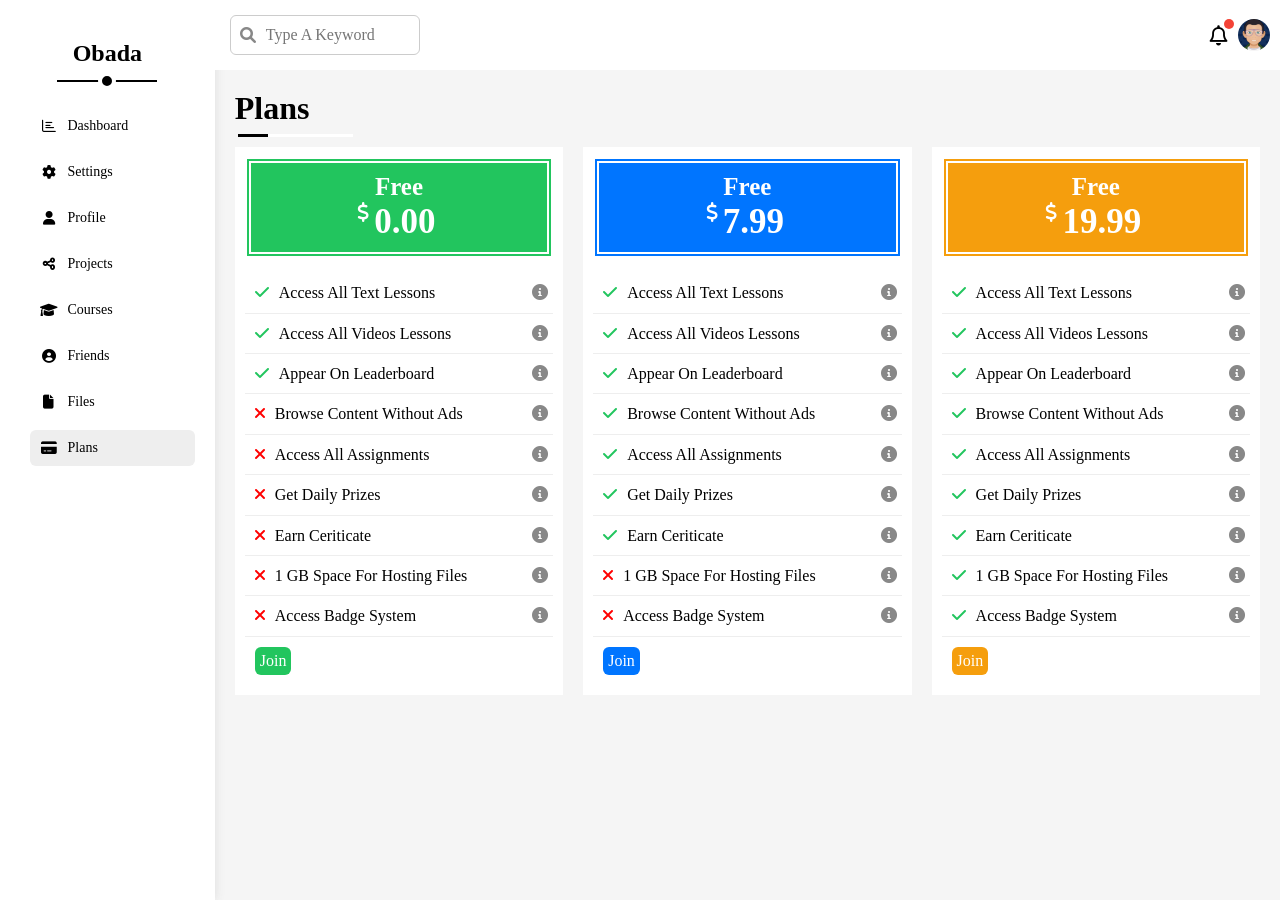
<file: plans.html>
<!DOCTYPE html>
<html lang="en">

<head>
    <meta charset="UTF-8">
    <meta http-equiv="X-UA-Compatible" content="IE=edge">
    <meta name="viewport" content="width=device-width, initial-scale=1.0">
    <!-- Font Awesome Libary -->
    <link rel="stylesheet" href="css/all.min.css">
    <!-- Framework Css File -->
    <link rel="stylesheet" href="css/framework.css">
    <!-- Render Elements Normale -->
    <link rel="stylesheet" href="css/normalize.css">
    <!-- Main Css Template File -->
    <link rel="stylesheet" href="css/master.css">
    <title>Template | four | Dashboard</title>
</head>

<body>

    <!-- commponant header settings -->
    <!-- <div class="header-section br-6 bg-eee txt-c p-10 ">
        <h1>Profile Page</h1>
    </div> -->
    <!-- commponant header settings -->
    <div class="page d-flex ">
        <div class="sidebar bg-white p-realtive">
            <h2 class="txt-c p-20 p-relative">Obada</h2>
            <ul class="mt-20 ml-10">
                <li class="mb-10 br-6 ">
                    <a class="c-black" href="index.html">
                        <i class="fa fa-regular fa-chart-bar fa-fw mr-10"></i>
                        <span>Dashboard</span>
                    </a>
                </li>
                <li class="mb-10 br-6">
                    <a class=" c-black" href="settings.html">
                        <i class="fas fa-gear fa-fw mr-10"></i>
                        <span>Settings</span>
                    </a>
                </li>
                <li class="mb-10 br-6">
                    <a class="  c-black" href="profile.html">
                        <i class="fas fa-user fa-fw mr-10"></i>
                        <span>Profile</span>
                    </a>
                </li>
                <li class="mb-10 br-6">
                    <a class=" c-black" href="projects.html">
                        <i class="fas fa-share-alt fa-fw mr-10"></i>
                        <span>Projects</span>
                    </a>
                </li>
                <li class="mb-10 br-6">
                    <a class="c-black" href="courses.html">
                        <i class="fa fa-graduation-cap fa-fw mr-10"></i>
                        <span>Courses</span>
                    </a>
                </li>
                <li class="mb-10 br-6">
                    <a class="c-black" href="friends.html">
                        <i class="fas fa-circle-user fa-fw mr-10"></i>
                        <span>Friends</span>
                    </a>
                </li>
                <li class="mb-10 br-6">
                    <a class="c-black" href="files.html">
                        <i class="fas fa-file fa-fw mr-10"></i>
                        <span>Files</span>
                    </a>
                </li>
                <li class="mb-10 br-6">
                    <a class="active c-black" href="plans.html">
                        <i class="fas fa-credit-card fa-fw mr-10"></i>
                        <span>Plans</span>
                    </a>
                </li>
            </ul>
        </div>
        <div class="content">
            <form class="d-flex justify-s align-c bg-white ">
                <div class="search">
                    <input class="p-10 br-6" type="search" placeholder="Type A Keyword">
                </div>
                <div class="box d-flex align-c">
                    <i class="fa-regular fa-bell fa-lg "></i>
                    <img class="br-half m-10 max-width" src="./images/avatar-03.png" width="32px" alt="">
                </div>
            </form>
            <h1 class="p-20 m-0 p-relative">Plans</h1>
            <!-- start plans -->
            <div class="plans-page">
                <!-- start box -->
                <div class="box-plan bg-white p-10">
                    <div class="salary bg-green p-10 mb-15">
                        <span class="f-25 fw-b c-white">Free</span>
                        <span class="f-35 fw-b c-white d-block">0.00</span>
                    </div>
                    <ul>
                        <li class="p-10 green check ">Access All Text Lessons</li>
                        <li class="p-10 green check ">Access All Videos Lessons</li>
                        <li class="p-10 green check ">Appear On Leaderboard</li>
                        <li class="p-10 red close ">Browse Content Without Ads</li>
                        <li class="p-10 red close ">Access All Assignments</li>
                        <li class="p-10 red close ">Get Daily Prizes</li>
                        <li class="p-10 red close ">Earn Ceriticate</li>
                        <li class="p-10 red close ">1 GB Space For Hosting Files</li>
                        <li class="p-10 red close ">Access Badge System</li>
                    </ul>
                    <a class="p-5 br-6 bg-green c-white" href="#">Join</a>
                </div>
                <!-- End box -->
                <!-- start box -->
                <div class="box-plan bg-white p-10">
                    <div class="salary bg-blue p-10 mb-15">
                        <span class="f-25 fw-b c-white">Free</span>
                        <span class="f-35 fw-b c-white d-block">7.99</span>
                    </div>
                    <ul>
                        <li class="p-10 green check ">Access All Text Lessons</li>
                        <li class="p-10 green check ">Access All Videos Lessons</li>
                        <li class="p-10 green check ">Appear On Leaderboard</li>
                        <li class="p-10 green close ">Browse Content Without Ads</li>
                        <li class="p-10 green close ">Access All Assignments</li>
                        <li class="p-10 green close ">Get Daily Prizes</li>
                        <li class="p-10 green close ">Earn Ceriticate</li>
                        <li class="p-10 red close ">1 GB Space For Hosting Files</li>
                        <li class="p-10 red close ">Access Badge System</li>
                    </ul>
                    <a class="p-5 br-6 bg-blue c-white" href="#">Join</a>
                </div>
                <!-- End box -->
                <!-- start box -->
                <div class="box-plan bg-white p-10">
                    <div class="salary bg-orange p-10 mb-15">
                        <span class="f-25 fw-b c-white">Free</span>
                        <span class="f-35 fw-b c-white d-block">19.99</span>
                    </div>
                    <ul>
                        <li class="p-10 green check ">Access All Text Lessons</li>
                        <li class="p-10 green check ">Access All Videos Lessons</li>
                        <li class="p-10 green check ">Appear On Leaderboard</li>
                        <li class="p-10 green close ">Browse Content Without Ads</li>
                        <li class="p-10 green close ">Access All Assignments</li>
                        <li class="p-10 green close ">Get Daily Prizes</li>
                        <li class="p-10 green close ">Earn Ceriticate</li>
                        <li class="p-10 green close ">1 GB Space For Hosting Files</li>
                        <li class="p-10 green close ">Access Badge System</li>
                    </ul>
                    <a class="p-5 br-6 bg-orange c-white" href="#">Join</a>
                </div>
                <!-- End box -->
            </div>
            <!-- End plans -->

        </div>
    </div>
</body>

</html>
</file>
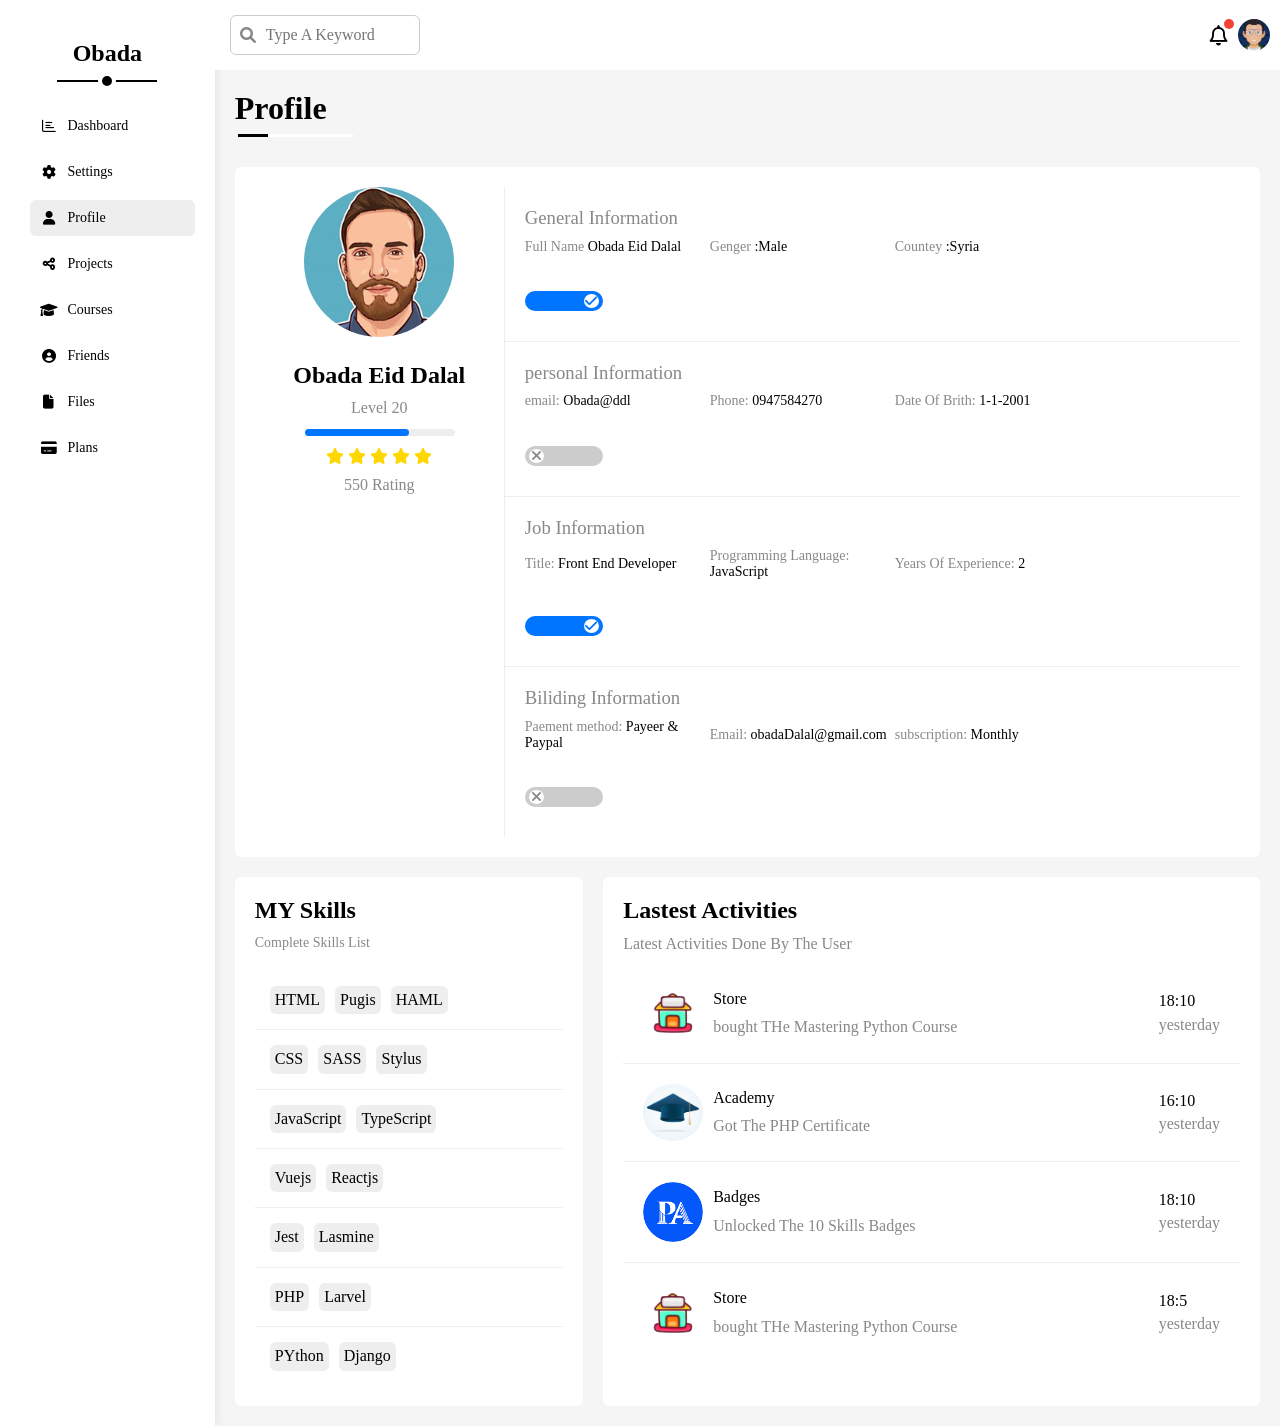
<file: profile.html>
<!DOCTYPE html>
<html lang="en">

<head>
    <meta charset="UTF-8">
    <meta http-equiv="X-UA-Compatible" content="IE=edge">
    <meta name="viewport" content="width=device-width, initial-scale=1.0">
    <!-- Font Awesome Libary -->
    <link rel="stylesheet" href="css/all.min.css">
    <!-- Framework Css File -->
    <link rel="stylesheet" href="css/framework.css">
    <!-- Render Elements Normale -->
    <link rel="stylesheet" href="css/normalize.css">
    <!-- Main Css Template File -->
    <link rel="stylesheet" href="css/master.css">
    <title>Template | four | Dashboard</title>
</head>

<body>

    <!-- commponant header settings -->
    <!-- <div class="header-section br-6 bg-eee txt-c p-10 ">
        <h1>Profile Page</h1>
    </div> -->
    <!-- commponant header settings -->
    <div class="page d-flex ">
        <div class="sidebar bg-white p-realtive">
            <h2 class="txt-c p-20 p-relative">Obada</h2>
            <ul class="mt-20 ml-10">
                <li class="mb-10 br-6 ">
                    <a class="c-black" href="index.html">
                        <i class="fa fa-regular fa-chart-bar fa-fw mr-10"></i>
                        <span>Dashboard</span>
                    </a>
                </li>
                <li class="mb-10 br-6">
                    <a class=" c-black" href="settings.html">
                        <i class="fas fa-gear fa-fw mr-10"></i>
                        <span>Settings</span>
                    </a>
                </li>
                <li class="mb-10 br-6">
                    <a class=" active c-black" href="profile.html">
                        <i class="fas fa-user fa-fw mr-10"></i>
                        <span>Profile</span>
                    </a>
                </li>
                <li class="mb-10 br-6">
                    <a class="c-black" href="projects.html">
                        <i class="fas fa-share-alt fa-fw mr-10"></i>
                        <span>Projects</span>
                    </a>
                </li>
                <li class="mb-10 br-6">
                    <a class=" c-black" href="courses.html">
                        <i class="fa fa-graduation-cap fa-fw mr-10"></i>
                        <span>Courses</span>
                    </a>
                </li>
                <li class="mb-10 br-6">
                    <a class="c-black" href="friends.html">
                        <i class="fas fa-circle-user fa-fw mr-10"></i>
                        <span>Friends</span>
                    </a>
                </li>
                <li class="mb-10 br-6">
                    <a class="c-black" href="files.html">
                        <i class="fas fa-file fa-fw mr-10"></i>
                        <span>Files</span>
                    </a>
                </li>
                <li class="mb-10 br-6">
                    <a class="c-black" href="plans.html">
                        <i class="fas fa-credit-card fa-fw mr-10"></i>
                        <span>Plans</span>
                    </a>
                </li>
            </ul>
        </div>
        <div class="content">
            <form class="d-flex justify-s align-c bg-white ">
                <div class="search">
                    <input class="p-10 br-6" type="search" placeholder="Type A Keyword">
                </div>
                <div class="box d-flex align-c">
                    <i class="fa-regular fa-bell fa-lg "></i>
                    <img class="br-half m-10 max-width" src="./images/avatar-03.png" width="32px" alt="">
                </div>
            </form>
            <h1 class="p-20 m-0 p-relative">Profile</h1>
            <div class="profile-page m-20">
                <div class="profile br-6 bg-white p-20 d-flex">
                    <div class="left-info ">
                        <img class="mb-20" src="./images/avatar-05.png" alt="">
                        <div class="content ">
                            <h2 class="d-block mb-10">Obada Eid Dalal</h2>
                            <span class="d-block c-grey p-relative progress">Level 20</span>
                            <i class="fas fa-star"></i>
                            <i class="fas fa-star"></i>
                            <i class="fas fa-star"></i>
                            <i class="fas fa-star"></i>
                            <i class="fas fa-star"></i>
                            <span class="d-block c-grey mt-10">
                                550 Rating
                            </span>
                        </div>
                    </div>
                    <div class="right-info">
                        <!-- start box -->
                        <div class=" box p-20 d-flex align-c">
                            <h3 class="c-grey">General Information</h3>
                            <div class="f-14">
                                <span class="c-grey">Full Name</span>
                                <span>Obada Eid Dalal</span>
                            </div>
                            <div class="f-14">
                                <span class="c-grey">Genger</span>
                                <span>:Male</span>
                            </div>
                            <div class="f-14">
                                <span class="c-grey">Countey</span>
                                <span>:Syria</span>
                            </div>
                            <div class="f-14">
                                <label>
                                    <input class="toggle-checkbox" type="checkbox" checked>
                                    <div class="toggle-switch"></div>
                                </label>
                            </div>
                        </div>
                        <!-- End box -->
                        <!-- start box -->
                        <div class=" box p-20 d-flex align-c">
                            <h3 class="c-grey">personal Information</h3>
                            <div class="f-14">
                                <span class="c-grey">email:</span>
                                <span>Obada@ddl</span>
                            </div>
                            <div class="f-14">
                                <span class="c-grey">Phone:</span>
                                <span>0947584270</span>
                            </div>
                            <div class="f-14">
                                <span class="c-grey">Date Of Brith:</span>
                                <span>1-1-2001</span>
                            </div>
                            <div class="f-14">
                                <label>
                                    <input class="toggle-checkbox" type="checkbox">
                                    <div class="toggle-switch"></div>
                                </label>
                            </div>
                        </div>
                        <!-- End box -->
                        <!-- start box -->
                        <div class=" box p-20 d-flex align-c">
                            <h3 class="c-grey">Job Information</h3>
                            <div class="f-14">
                                <span class="c-grey">Title:</span>
                                <span>Front End Developer</span>
                            </div>
                            <div class="f-14">
                                <span class="c-grey">Programming Language:</span>
                                <span>JavaScript</span>
                            </div>
                            <div class="f-14">
                                <span class="c-grey">Years Of Experience:</span>
                                <span>2</span>
                            </div>
                            <div class="f-14">
                                <label>
                                    <input class="toggle-checkbox" type="checkbox" checked>
                                    <div class="toggle-switch"></div>
                                </label>
                            </div>
                        </div>
                        <!-- End box -->
                        <!-- start box -->
                        <div class=" box p-20 d-flex align-c">
                            <h3 class="c-grey">Biliding Information</h3>
                            <div class="f-14">
                                <span class="c-grey">Paement method:</span>
                                <span>Payeer & Paypal</span>
                            </div>
                            <div class="f-14">
                                <span class="c-grey">Email:</span>
                                <span>obadaDalal@gmail.com</span>
                            </div>
                            <div class="f-14">
                                <span class="c-grey">subscription:</span>
                                <span>Monthly</span>
                            </div>
                            <div class="f-14">
                                <label>
                                    <input class="toggle-checkbox" type="checkbox">
                                    <div class="toggle-switch"></div>
                                </label>
                            </div>
                        </div>
                        <!-- End box -->
                    </div>
                </div>
            </div>
            <div class="skills-activities d-flex gap-20  m-20 ">
                <div class="skills bg-white p-20 br-6">
                    <h2 class="mb-10">MY Skills</h2>
                    <div class="f-14 c-grey mb-20">Complete Skills List</div>
                    <div class="row-skills d-flex gap-10 p-15">
                        <span class="p-5 c-black bg-eee br-6">HTML</span>
                        <span class="p-5 c-black bg-eee br-6">Pugis</span>
                        <span class="p-5 c-black bg-eee br-6">HAML</span>
                    </div>
                    <div class="row-skills d-flex gap-10 p-15">
                        <span class="p-5 c-black bg-eee br-6">CSS</span>
                        <span class="p-5 c-black bg-eee br-6">SASS</span>
                        <span class="p-5 c-black bg-eee br-6">Stylus</span>
                    </div>
                    <div class="row-skills d-flex gap-10 p-15">
                        <span class="p-5 c-black bg-eee br-6">JavaScript</span>
                        <span class="p-5 c-black bg-eee br-6">TypeScript</span>
                    </div>
                    <div class="row-skills d-flex gap-10 p-15">
                        <span class="p-5 c-black bg-eee br-6">Vuejs</span>
                        <span class="p-5 c-black bg-eee br-6">Reactjs</span>
                    </div>
                    <div class="row-skills d-flex gap-10 p-15">
                        <span class="p-5 c-black bg-eee br-6">Jest</span>
                        <span class="p-5 c-black bg-eee br-6">Lasmine</span>
                    </div>
                    <div class="row-skills d-flex gap-10 p-15">
                        <span class="p-5 c-black bg-eee br-6">PHP</span>
                        <span class="p-5 c-black bg-eee br-6">Larvel</span>
                    </div>
                    <div class="row-skills d-flex gap-10 p-15">
                        <span class="p-5 c-black bg-eee br-6">PYthon</span>
                        <span class="p-5 c-black bg-eee br-6">Django</span>
                    </div>
                </div>
                <div class="activities bg-white p-20 br-6">
                    <h2 class="mb-10">Lastest Activities</h2>
                    <p class="f14 c-grey mb-10"> Latest Activities Done By The User</p>
                    <!-- start row -->
                    <div class="row-active d-flex align-c p-20">
                        <img class="br-half" src="./images/Activities-stor1.png" alt="">
                        <div class="text">
                            <span class="">Store</span>
                            <p class="c-grey mt-10">bought THe Mastering Python Course</p>
                        </div>
                        <div class="date">
                            <span class="mb-5 d-block">18:10</span>
                            <span class="d-block c-grey">yesterday</span>
                        </div>
                    </div>
                    <!-- End row -->
                    <!-- start row -->
                    <div class="row-active d-flex align-c p-20">
                        <img class="br-half" src="./images/activities-academy2.jpg" alt="">
                        <div class="text">
                            <span class="">Academy</span>
                            <p class="c-grey mt-10">Got The PHP Certificate</p>
                        </div>
                        <div class="date">
                            <span class="mb-5 d-block">16:10</span>
                            <span class="d-block c-grey">yesterday</span>
                        </div>
                    </div>
                    <!-- End row -->
                    <!-- start row -->
                    <div class="row-active d-flex align-c p-20">
                        <img class="br-half" src="./images/activites-badges3.png" alt="">
                        <div class="text">
                            <span class="">Badges</span>
                            <p class="c-grey mt-10">Unlocked The 10 Skills Badges</p>
                        </div>
                        <div class="date">
                            <span class="mb-5 d-block">18:10</span>
                            <span class="d-block c-grey">yesterday</span>
                        </div>
                    </div>
                    <!-- End row -->
                    <!-- start row -->
                    <div class="row-active d-flex align-c p-20">
                        <img class="br-half" src="./images/Activities-stor1.png" alt="">
                        <div class="text">
                            <span class="">Store</span>
                            <p class="c-grey mt-10">bought THe Mastering Python Course</p>
                        </div>
                        <div class="date">
                            <span class="mb-5 d-block">18:5</span>
                            <span class="d-block c-grey">yesterday</span>
                        </div>
                    </div>
                    <!-- End row -->
                </div>
            </div>
        </div>
    </div>
</body>

</html>
</file>
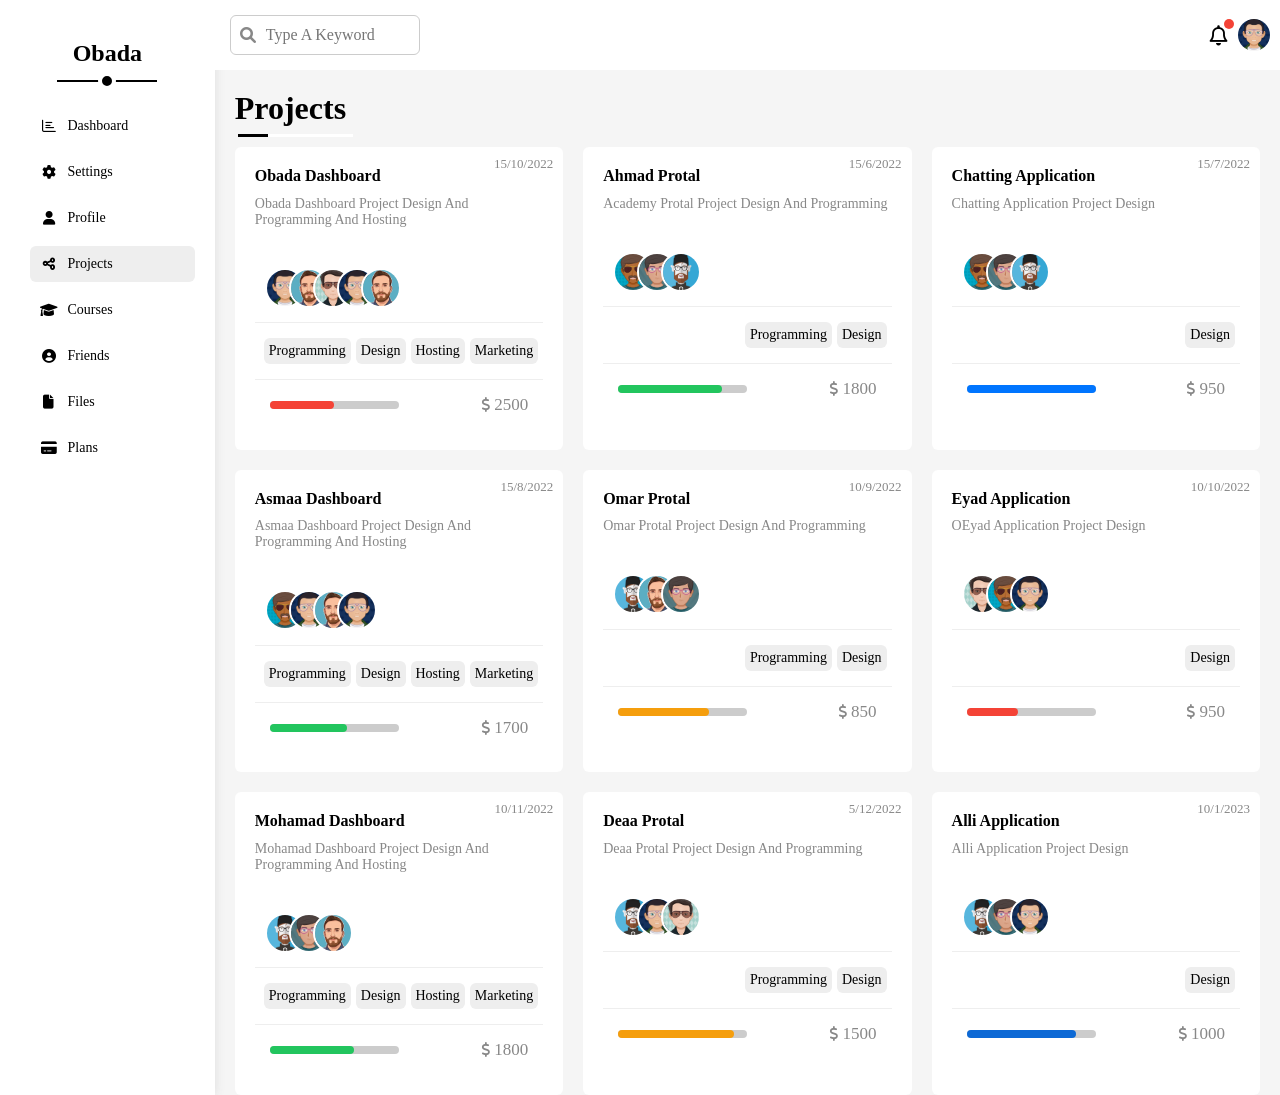
<file: projects.html>
<!DOCTYPE html>
<html lang="en">

<head>
    <meta charset="UTF-8">
    <meta http-equiv="X-UA-Compatible" content="IE=edge">
    <meta name="viewport" content="width=device-width, initial-scale=1.0">
    <!-- Font Awesome Libary -->
    <link rel="stylesheet" href="css/all.min.css">
    <!-- Framework Css File -->
    <link rel="stylesheet" href="css/framework.css">
    <!-- Render Elements Normale -->
    <link rel="stylesheet" href="css/normalize.css">
    <!-- Main Css Template File -->
    <link rel="stylesheet" href="css/master.css">
    <title>Template | four | Dashboard</title>
</head>

<body>

    <!-- commponant header settings -->
    <!-- <div class="header-section br-6 bg-eee txt-c p-10 ">
        <h1>Profile Page</h1>
    </div> -->
    <!-- commponant header settings -->
    <div class="page d-flex ">
        <div class="sidebar bg-white p-realtive">
            <h2 class="txt-c p-20 p-relative">Obada</h2>
            <ul class="mt-20 ml-10">
                <li class="mb-10 br-6 ">
                    <a class="c-black" href="index.html">
                        <i class="fa fa-regular fa-chart-bar fa-fw mr-10"></i>
                        <span>Dashboard</span>
                    </a>
                </li>
                <li class="mb-10 br-6">
                    <a class=" c-black" href="settings.html">
                        <i class="fas fa-gear fa-fw mr-10"></i>
                        <span>Settings</span>
                    </a>
                </li>
                <li class="mb-10 br-6">
                    <a class="  c-black" href="profile.html">
                        <i class="fas fa-user fa-fw mr-10"></i>
                        <span>Profile</span>
                    </a>
                </li>
                <li class="mb-10 br-6">
                    <a class=" active c-black" href="projects.html">
                        <i class="fas fa-share-alt fa-fw mr-10"></i>
                        <span>Projects</span>
                    </a>
                </li>
                <li class="mb-10 br-6">
                    <a class=" c-black" href="courses.html">
                        <i class="fa fa-graduation-cap fa-fw mr-10"></i>
                        <span>Courses</span>
                    </a>
                </li>
                <li class="mb-10 br-6">
                    <a class="c-black" href="friends.html">
                        <i class="fas fa-circle-user fa-fw mr-10"></i>
                        <span>Friends</span>
                    </a>
                </li>
                <li class="mb-10 br-6">
                    <a class="c-black" href="files.html">
                        <i class="fas fa-file fa-fw mr-10"></i>
                        <span>Files</span>
                    </a>
                </li>
                <li class="mb-10 br-6">
                    <a class="c-black" href="plans.html">
                        <i class="fas fa-credit-card fa-fw mr-10"></i>
                        <span>Plans</span>
                    </a>
                </li>
            </ul>
        </div>
        <div class="content">
            <form class="d-flex justify-s align-c bg-white ">
                <div class="search">
                    <input class="p-10 br-6" type="search" placeholder="Type A Keyword">
                </div>
                <div class="box d-flex align-c">
                    <i class="fa-regular fa-bell fa-lg "></i>
                    <img class="br-half m-10 max-width" src="./images/avatar-03.png" width="32px" alt="">
                </div>
            </form>
            <h1 class="p-20 m-0 p-relative">Projects</h1>
            <!-- start Projects -->
            <div class="projects-page">
                <!-- start box Project -->
                <div class="box-project bg-white br-6 p-20 p-relative">
                    <div class="head between-flex">
                        <h4 class="mb-10">Obada Dashboard</h4>
                        <span class="c-grey f-14">15/10/2022</span>
                    </div>
                    <p class="mb-20 c-grey f-14">Obada Dashboard Project Design And Programming And Hosting</p>
                    <div class="image p-10">
                        <a href=""><img src="./images/avatar-03.png" alt=""> </a>
                        <a href=""><img src="./images/avatar-05.png" alt=""> </a>
                        <a href=""><img src="./images/avatar-06.png" alt=""> </a>
                        <a href=""><img src="./images/avatar-03.png" alt=""> </a>
                        <a href=""><img src="./images/avatar-05.png" alt=""> </a>

                    </div>
                    <div class="skills d-flex pt-15 pb-15 f-14">
                        <span class="bg-eee c-black br-6 p-5">Programming</span>
                        <span class="bg-eee c-black br-6 p-5">Design</span>
                        <span class="bg-eee c-black br-6 p-5">Hosting</span>
                        <span class="bg-eee c-black br-6 p-5">Marketing</span>
                    </div>
                    <div class="progress p-15 between-flex">
                        <div class="prog">
                            <span class="bg-red" style="width:50%;"></span>
                        </div>
                        <span class="f-17 c-grey"><i class="fas fa-dollar-sign f-14"></i> 2500</span>
                    </div>
                </div>
                <!-- End box Project -->
                <!-- start box Project -->
                <div class="box-project bg-white br-6 p-20 p-relative">
                    <div class="head between-flex">
                        <h4 class="mb-10">Ahmad Protal</h4>
                        <span class="c-grey f-14">15/6/2022</span>
                    </div>
                    <p class="mb-20 c-grey f-14">Academy Protal Project Design And Programming</p>
                    <div class="image p-10">
                        <a href=""><img src="./images/avatar-02.png" alt=""> </a>
                        <a href=""><img src="./images/avatar-04.png" alt=""> </a>
                        <a href=""><img src="./images/avatar-01.png" alt=""> </a>
                    </div>
                    <div class="skills d-flex pt-15 pb-15 f-14">
                        <span class="bg-eee c-black br-6 p-5">Programming</span>
                        <span class="bg-eee c-black br-6 p-5">Design</span>
                    </div>
                    <div class="progress p-15 between-flex">
                        <div class="prog">
                            <span class="bg-green" style="width:80%;"></span>
                        </div>
                        <span class="f-17 c-grey"><i class="fas fa-dollar-sign f-14"></i> 1800</span>
                    </div>
                </div>
                <!-- End box Project -->
                <!-- start box Project -->
                <div class="box-project bg-white br-6 p-20 p-relative">
                    <div class="head between-flex">
                        <h4 class="mb-10">Chatting Application</h4>
                        <span class="c-grey f-14">15/7/2022</span>
                    </div>
                    <p class="mb-20 c-grey f-14">Chatting Application Project Design </p>
                    <div class="image p-10">
                        <a href=""><img src="./images/avatar-02.png" alt=""> </a>
                        <a href=""><img src="./images/avatar-04.png" alt=""> </a>
                        <a href=""><img src="./images/avatar-01.png" alt=""> </a>
                    </div>
                    <div class="skills d-flex pt-15 pb-15 f-14">
                        <span class="bg-eee c-black br-6 p-5">Design</span>
                    </div>
                    <div class="progress p-15 between-flex">
                        <div class="prog">
                            <span class="bg-blue" style="width:100%;"></span>
                        </div>
                        <span class="f-17 c-grey"><i class="fas fa-dollar-sign f-14"></i> 950</span>
                    </div>
                </div>
                <!-- End box Project -->
                <!-- start box Project -->
                <div class="box-project bg-white br-6 p-20 p-relative">
                    <div class="head between-flex">
                        <h4 class="mb-10">Asmaa Dashboard</h4>
                        <span class="c-grey f-14">15/8/2022</span>
                    </div>
                    <p class="mb-20 c-grey f-14">Asmaa Dashboard Project Design And Programming And Hosting </p>
                    <div class="image p-10">
                        <a href=""><img src="./images/avatar-02.png" alt=""> </a>
                        <a href=""><img src="./images/avatar-03.png" alt=""> </a>
                        <a href=""><img src="./images/avatar-05.png" alt=""> </a>
                        <a href=""><img src="./images/avatar-03.png" alt=""> </a>
                    </div>
                    <div class="skills d-flex pt-15 pb-15 f-14">
                        <span class="bg-eee c-black br-6 p-5">Programming</span>
                        <span class="bg-eee c-black br-6 p-5">Design</span>
                        <span class="bg-eee c-black br-6 p-5">Hosting</span>
                        <span class="bg-eee c-black br-6 p-5">Marketing</span>
                    </div>
                    <div class="progress p-15 between-flex">
                        <div class="prog">
                            <span class="bg-green" style="width:60%;"></span>
                        </div>
                        <span class="f-17 c-grey"><i class="fas fa-dollar-sign f-14"></i> 1700</span>
                    </div>
                </div>
                <!-- End box Project -->
                <!-- start box Project -->
                <div class="box-project bg-white br-6 p-20 p-relative">
                    <div class="head between-flex">
                        <h4 class="mb-10">Omar Protal</h4>
                        <span class="c-grey f-14">10/9/2022</span>
                    </div>
                    <p class="mb-20 c-grey f-14">Omar Protal Project Design And Programming </p>
                    <div class="image p-10">
                        <a href=""><img src="./images/avatar-01.png" alt=""> </a>
                        <a href=""><img src="./images/avatar-05.png" alt=""> </a>
                        <a href=""><img src="./images/avatar-04.png" alt=""> </a>
                    </div>
                    <div class="skills d-flex pt-15 pb-15 f-14">
                        <span class="bg-eee c-black br-6 p-5">Programming</span>
                        <span class="bg-eee c-black br-6 p-5">Design</span>
                    </div>
                    <div class="progress p-15 between-flex">
                        <div class="prog">
                            <span class="bg-orange" style="width:70%;"></span>
                        </div>
                        <span class="f-17 c-grey"><i class="fas fa-dollar-sign f-14"></i> 850</span>
                    </div>
                </div>
                <!-- End box Project -->
                <!-- start box Project -->
                <div class="box-project bg-white br-6 p-20 p-relative">
                    <div class="head between-flex">
                        <h4 class="mb-10">Eyad Application</h4>
                        <span class="c-grey f-14">10/10/2022</span>
                    </div>
                    <p class="mb-20 c-grey f-14">OEyad Application Project Design </p>
                    <div class="image p-10">
                        <a href=""><img src="./images/avatar-06.png" alt=""> </a>
                        <a href=""><img src="./images/avatar-02.png" alt=""> </a>
                        <a href=""><img src="./images/avatar-03.png" alt=""> </a>
                    </div>
                    <div class="skills d-flex pt-15 pb-15 f-14">
                        <span class="bg-eee c-black br-6 p-5">Design</span>
                    </div>
                    <div class="progress p-15 between-flex">
                        <div class="prog">
                            <span class="bg-red" style="width:40%;"></span>
                        </div>
                        <span class="f-17 c-grey"><i class="fas fa-dollar-sign f-14"></i> 950</span>
                    </div>
                </div>
                <!-- End box Project -->
                <!-- start box Project -->
                <div class="box-project bg-white br-6 p-20 p-relative">
                    <div class="head between-flex">
                        <h4 class="mb-10">Mohamad Dashboard</h4>
                        <span class="c-grey f-14">10/11/2022</span>
                    </div>
                    <p class="mb-20 c-grey f-14">Mohamad Dashboard Project Design And Programming And Hosting </p>
                    <div class="image p-10">
                        <a href=""><img src="./images/avatar-01.png" alt=""> </a>
                        <a href=""><img src="./images/avatar-04.png" alt=""> </a>
                        <a href=""><img src="./images/avatar-05.png" alt=""> </a>
                    </div>
                    <div class="skills d-flex pt-15 pb-15 f-14">
                        <span class="bg-eee c-black br-6 p-5">Programming</span>
                        <span class="bg-eee c-black br-6 p-5">Design</span>
                        <span class="bg-eee c-black br-6 p-5">Hosting</span>
                        <span class="bg-eee c-black br-6 p-5">Marketing</span>
                    </div>
                    <div class="progress p-15 between-flex">
                        <div class="prog">
                            <span class="bg-green" style="width:65%;"></span>
                        </div>
                        <span class="f-17 c-grey"><i class="fas fa-dollar-sign f-14"></i> 1800</span>
                    </div>
                </div>
                <!-- End box Project -->
                <!-- start box Project -->
                <div class="box-project bg-white br-6 p-20 p-relative">
                    <div class="head between-flex">
                        <h4 class="mb-10">Deaa Protal</h4>
                        <span class="c-grey f-14">5/12/2022</span>
                    </div>
                    <p class="mb-20 c-grey f-14">Deaa Protal Project Design And Programming</p>
                    <div class="image p-10">
                        <a href=""><img src="./images/avatar-01.png" alt=""> </a>
                        <a href=""><img src="./images/avatar-03.png" alt=""> </a>
                        <a href=""><img src="./images/avatar-06.png" alt=""> </a>
                    </div>
                    <div class="skills d-flex pt-15 pb-15 f-14">
                        <span class="bg-eee c-black br-6 p-5">Programming</span>
                        <span class="bg-eee c-black br-6 p-5">Design</span>
                    </div>
                    <div class="progress p-15 between-flex">
                        <div class="prog">
                            <span class="bg-orange" style="width:90%;"></span>
                        </div>
                        <span class="f-17 c-grey"><i class="fas fa-dollar-sign f-14"></i> 1500</span>
                    </div>
                </div>
                <!-- End box Project -->
                <!-- start box Project -->
                <div class="box-project bg-white br-6 p-20 p-relative">
                    <div class="head between-flex">
                        <h4 class="mb-10">Alli Application</h4>
                        <span class="c-grey f-14">10/1/2023</span>
                    </div>
                    <p class="mb-20 c-grey f-14">Alli Application Project Design </p>
                    <div class="image p-10">
                        <a href=""><img src="./images/avatar-01.png" alt=""> </a>
                        <a href=""><img src="./images/avatar-04.png" alt=""> </a>
                        <a href=""><img src="./images/avatar-03.png" alt=""> </a>
                    </div>
                    <div class="skills d-flex pt-15 pb-15 f-14">
                        <span class="bg-eee c-black br-6 p-5">Design</span>
                    </div>
                    <div class="progress p-15 between-flex">
                        <div class="prog">
                            <span class="bg-blue-alt" style="width:85%;"></span>
                        </div>
                        <span class="f-17 c-grey"><i class="fas fa-dollar-sign f-14"></i> 1000</span>
                    </div>
                </div>
                <!-- End box Project -->
            </div>
            <!-- End Projects -->
        </div>
    </div>
</body>

</html>
</file>
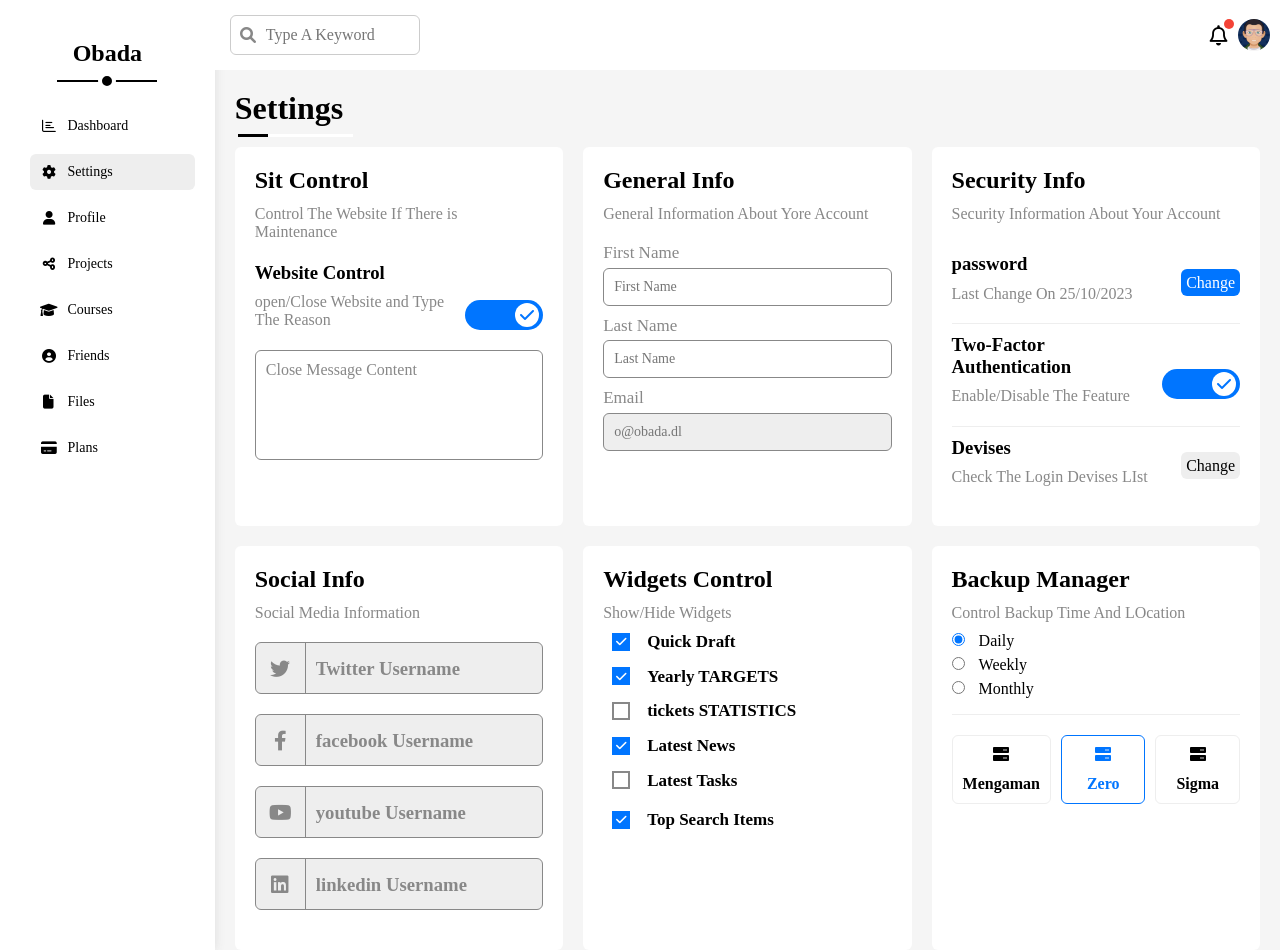
<file: settings.html>
<!DOCTYPE html>
<html lang="en">

<head>
    <meta charset="UTF-8">
    <meta http-equiv="X-UA-Compatible" content="IE=edge">
    <meta name="viewport" content="width=device-width, initial-scale=1.0">
    <!-- Font Awesome Libary -->
    <link rel="stylesheet" href="css/all.min.css">
    <!-- Framework Css File -->
    <link rel="stylesheet" href="css/framework.css">
    <!-- Render Elements Normale -->
    <link rel="stylesheet" href="css/normalize.css">
    <!-- Main Css Template File -->
    <link rel="stylesheet" href="css/master.css">
    <title>Template | four | Dashboard</title>
</head>

<body>

    <!-- commponant header settings -->
    <!-- <div class="header-section br-6 bg-eee txt-c p-10 ">
        <h1>Settings Page</h1>
    </div> -->
    <!-- commponant header settings -->
    <div class="page d-flex ">
        <div class="sidebar bg-white p-realtive">
            <h2 class="txt-c p-20 p-relative">Obada</h2>
            <ul class="mt-20 ml-10">
                <li class="mb-10 br-6">
                    <a class="c-black" href="index.html">
                        <i class="fa fa-regular fa-chart-bar fa-fw mr-10"></i>
                        <span>Dashboard</span>
                    </a>
                </li>
                <li class="mb-10 br-6">
                    <a class="active c-black" href="settings.html">
                        <i class="fas fa-gear fa-fw mr-10"></i>
                        <span>Settings</span>
                    </a>
                </li>
                <li class="mb-10 br-6">
                    <a class="c-black" href="profile.html">
                        <i class="fas fa-user fa-fw mr-10"></i>
                        <span>Profile</span>
                    </a>
                </li>
                <li class="mb-10 br-6">
                    <a class="c-black" href="projects.html">
                        <i class="fas fa-share-alt fa-fw mr-10"></i>
                        <span>Projects</span>
                    </a>
                </li>
                <li class="mb-10 br-6">
                    <a class=" c-black" href="courses.html">
                        <i class="fa fa-graduation-cap fa-fw mr-10"></i>
                        <span>Courses</span>
                    </a>
                </li>
                <li class="mb-10 br-6">
                    <a class="c-black" href="friends.html">
                        <i class="fas fa-circle-user fa-fw mr-10"></i>
                        <span>Friends</span>
                    </a>
                </li>
                <li class="mb-10 br-6">
                    <a class="c-black" href="files.html">
                        <i class="fas fa-file fa-fw mr-10"></i>
                        <span>Files</span>
                    </a>
                </li>
                <li class="mb-10 br-6">
                    <a class="c-black" href="plans.html">
                        <i class="fas fa-credit-card fa-fw mr-10"></i>
                        <span>Plans</span>
                    </a>
                </li>
            </ul>
        </div>
        <div class="content">
            <form class="d-flex justify-s align-c bg-white ">
                <div class="search">
                    <input class="p-10 br-6" type="search" placeholder="Type A Keyword">
                </div>
                <div class="box d-flex align-c">
                    <i class="fa-regular fa-bell fa-lg "></i>
                    <img class="br-half m-10 max-width" src="./images/avatar-03.png" width="32px" alt="">
                </div>
            </form>
            <h1 class="p-20 m-0 p-relative">Settings</h1>
            <div class="settings-page">
                <!-- start sitecontrol -->
                <div class="site-control p-20 bg-white br-6">
                    <h2 class="fw-b mb-10">Sit Control</h2>
                    <p class="mb-20 c-grey">Control The Website If There is Maintenance</p>
                    <div class="info between-flex">
                        <div class="text">
                            <h3 class="mb-10 ">Website Control</h3>
                            <p class="c-grey mb-20">open/Close Website and Type The Reason</p>
                        </div>
                        <div>
                            <label>
                                <input class="toggle-checkbox" type="checkbox" checked>
                                <div class="toggle-switch"></div>
                            </label>
                        </div>
                    </div>
                    <textarea>Close Message Content</textarea>
                </div>
                <!-- End sitecontrol -->
                <!-- start general info -->
                <div class="general-info bg-white br-6 p-20">
                    <h2 class="mb-10">General Info</h2>
                    <p class="mb-20 c-grey">General Information About Yore Account</p>
                    <form class="">
                        <span class="d-block c-grey mb-5">First Name</span>
                        <input class="mb-10 p-10 br-6" type="text" placeholder="First Name">
                        <span class="d-block c-grey mb-5">Last Name</span>
                        <input class="mb-10 p-10 br-6" type="text" placeholder="Last Name">
                        <span class="d-block c-grey mb-5">Email</span>
                        <input class="p-10 br-6" type="email" name="" id="" placeholder="o@obada.dl">
                    </form>
                </div>
                <!-- End general info -->
                <!-- start Security -->
                <div class="security br-6 bg-white p-20">
                    <h2 class="mb-10">Security Info</h2>
                    <p class="mb-20 c-grey">Security Information About Your Account</p>
                    <div class="row-security between-flex">
                        <div class="text ">
                            <h3 class="mt-10">password</h3>
                            <p class="mb-20 mt-10 c-grey">Last Change On 25/10/2023</p>
                        </div>
                        <div class="icon">
                            <a class="c-white bg-blue p-5 br-6" href="#">Change</a>
                        </div>
                    </div>
                    <div class="row-security between-flex">
                        <div class="text ">
                            <h3 class="mt-10">Two-Factor Authentication</h3>
                            <p class="mb-20 mt-10 c-grey">Enable/Disable The Feature</p>
                        </div>
                        <div class="icon">
                            <div>
                                <label>
                                    <input class="toggle-checkbox" type="checkbox" checked>
                                    <div class="toggle-switch"></div>
                                </label>
                            </div>
                        </div>
                    </div>
                    <div class="row-security between-flex">
                        <div class="text ">
                            <h3 class="mt-10">Devises</h3>
                            <p class="mb-20 mt-10 c-grey">Check The Login Devises LIst</p>
                        </div>
                        <div class="icon">
                            <a class="c-black bg-eee p-5 br-6" href="#">Change</a>
                        </div>
                    </div>
                </div>
                <!-- End Security -->
                <!-- start social info -->
                <div class="social-info bg-white br-6 p-20">
                    <h2 class="mb-10">Social Info</h2>
                    <p class="c-grey mb-20">Social Media Information</p>
                    <div class="social-box d-flex align-c bg-eee br-6 mb-20">
                        <div class="icon p-10 ">
                            <i class="fab fa-twitter fa-lg c-grey twitter"></i>
                        </div>
                        <h3 class="c-grey ml-10 twitter">Twitter Username</h3>
                    </div>
                    <div class="social-box d-flex align-c bg-eee br-6 mb-20">
                        <div class="icon p-10 ">
                            <i class="fab fa-facebook-f fa-lg c-grey facebook "></i>
                        </div>
                        <h3 class="c-grey ml-10 facebook">facebook Username</h3>
                    </div>
                    <div class="social-box d-flex align-c bg-eee br-6 mb-20">
                        <div class="icon p-10 ">
                            <i class="fab fa-youtube fa-lg c-grey youtube"></i>
                        </div>
                        <h3 class="c-grey ml-10 youtube">youtube Username</h3>
                    </div>
                    <div class="social-box d-flex align-c bg-eee br-6 mb-20">
                        <div class="icon p-10 ">
                            <i class="fab fa-linkedin fa-lg c-grey linkedin"></i>
                        </div>
                        <h3 class="c-grey ml-10 linkedin">linkedin Username</h3>
                    </div>
                </div>
                <!-- End social info -->
                <!-- start Widgets Control -->
                <div class="control br-6 bg-white p-20">
                    <h2 class="mb-10 ">Widgets Control</h2>
                    <p class="mb-10 c-grey">Show/Hide Widgets</p>
                    <div class="row-control mb-15">
                        <input class="" type="checkbox" id="one" checked>
                        <label for="one" class="f-17 ml-20 fw-b"> Quick Draft</label>
                    </div>
                    <div class="row-control mb-15">
                        <input class="" type="checkbox" id="two" checked>
                        <label for="two" class="f-17 ml-20 fw-b"> Yearly TARGETS</label>
                    </div>
                    <div class="row-control mb-15">
                        <input class="" type="checkbox" id="There">
                        <label for="There" class="f-17 ml-20 fw-b"> tickets STATISTICS</label>
                    </div>
                    <div class="row-control mb-15">
                        <input class="" type="checkbox" id="four" checked>
                        <label for="four" class="f-17 ml-20 fw-b"> Latest News</label>
                    </div>
                    <div class="row-control mb-20">
                        <input class="" type="checkbox" id="five">
                        <label for="five" class="f-17 ml-20 fw-b"> Latest Tasks </label>
                    </div>
                    <div class="row-control mb-15">
                        <input class="" type="checkbox" id="six" checked>
                        <label for="six" class="f-17 ml-20 fw-b"> Top Search Items</label>
                    </div>
                </div>
                <!-- End Widgets Control -->
                <!-- start backup manager -->
                <div class="backup br-6 bg-white p-20">
                    <h2 class="mb-10"> Backup Manager</h2>
                    <p class="mb-10 c-grey"> Control Backup Time And LOcation</p>
                    <ul class="mb-10">
                        <li>
                            <input class="mb-10" type="radio" checked>
                            <label class="ml-10">Daily</label>
                        </li>
                        <li>
                            <input class="mb-10" type="radio">
                            <label class="ml-10">Weekly</label>
                        </li>
                        <li>
                            <input class="mb-10" type="radio">
                            <label class="ml-10">Monthly</label>
                        </li>
                    </ul>
                    <div class="down-backup d-flex d-block-mobile">
                        <div class="box txt-c p-10">
                            <i class="fas fa-server  "></i>
                            <span class="d-block mt-10 fw-b">Mengaman</span>
                        </div>
                        <div class="box txt-c p-10 blue">
                            <i class="fas fa-server blue "></i>
                            <span class="d-block mt-10 fw-b blue">Zero</span>
                        </div>
                        <div class="box txt-c p-10">
                            <i class="fas fa-server  "></i>
                            <span class="d-block mt-10 fw-b">Sigma</span>
                        </div>
                    </div>
                </div>
                <!-- End backup manager -->
            </div>
        </div>
    </div>
</body>

</html>
</file>
<file: css/framework.css>
/* Start Box */
.d-flex {
    display: flex;
}

.flex-w {
    flex-wrap: wrap;
}

.align-c {
    align-items: center;
}

.justify-c {
    justify-content: center;
}

.justify-s {
    justify-content: space-between;
}

.d-grid {
    display: grid;
    grid-template-columns: repeat(auto-fill, minmax(300px, 1fr));
}

.gap-10 {
    gap: 10px;
}

.gap-15 {
    gap: 15px;
}

.gap-20 {
    gap: 20px;
}

.d-block {
    display: block;
}

@media(max-width:767px) {
    .d-block-mobile {
        display: block;
    }
}

/* End Box */
/* Start padding + margin */
.p-5 {
    padding: 5px;
}

.p-10 {
    padding: 10px;
}

.p-15 {
    padding: 15px;
}

.p-20 {
    padding: 20px;
}

.pt-10 {
    padding-top: 10px;
}

.pt-15 {
    padding-top: 15px;
}

.pt-20 {
    padding-top: 20px;
}

.pr-10 {
    padding-right: 10px;
}

.pl-10 {
    padding-left: 10px;
}

.pb-10 {
    padding-bottom: 10px;
}

.pb-20 {
    padding-bottom: 20px;
}

.pb-15 {
    padding-bottom: 15px;
}

.m-0 {
    margin: 0px;
}

.m-10 {
    margin: 10px;
}

.m-20 {
    margin: 20px;
}

.mt-5 {
    margin-top: 5px;
}

.mt-10 {
    margin-top: 10px;
}

.mt-20 {
    margin-top: 20px;
}

.mr-10 {
    margin-right: 10px;
}

.mr-20 {
    margin-right: 20px;
}

.mb-5 {
    margin-bottom: 5px;
}

.mb-10 {
    margin-bottom: 10px;
}

.mb-15 {
    margin-bottom: 15px;
}

.mb-20 {
    margin-bottom: 20px;
}

.ml-10 {
    margin-left: 10px;
}

.ml-20 {
    margin-left: 20px;
}


/* End padding + margin */

/* End color */
/* Start color */
.c-blue {
    color: #0075ff;
}
.c-white{
    color: white;
}
.c-blue-alt {
    color: #0d69d5;
}

.c-orange {
    color: #f59e0d;
}

.c-green {
    color: #22c55e;
}

.c-red {
    color: #f44336;
}

.c-grey {
    color: #888;
}

.bg-blue {
    background-color: #0075ff;

}

.bg-blue-alt {
    background-color: #0d69d5;

}

.bg-orange {
    background-color: #f59e0d;
}

.bg-green {
    background-color: #22c55e;
}

.bg-red {
    background-color: #f44336;
}

.bg-grey {
    background-color: #888;
}

.bg-eee {
    background-color: #eee;
}

.bg-white {
    background-color: white;
}

.c-black {
    color: black;
}
/* Start Font */
.f-14 {
    font-size: 14px;
}
.f-17 {
    font-size: 17px;
}

.f-25 {
    font-size: 25px;
}
.f-35 {
    font-size: 35px;
}

.fw-b {
    font-weight: bold;
}

.txt-c {
    text-align: center;
}

.line-h {
    line-height: 1.6;
}

@media(max-width:767px) {
    .text-center-mobile {
        text-align: center;
    }
}

/* End Font */
/* Start Border */
.br-6 {
    border-radius: 6px;
}

.br-10 {
    border-radius: 10px;
}

.br-half {
    border-radius: 50%;
}

/* End Border */
/* Start position */
.p-relative {
    position: relative;
}

.p-absolute {
    position: absolute;
}

/* End position */
/* Start Width + Height */
.max-width {
    max-width: 100%;
}

/*End Width + Height  */
/* start componant */
.center-flex {
    display: flex;
    align-items: center;
    justify-content: center;
}

.between-flex {
    display: flex;
    align-items: center;
    justify-content: space-between;
}

/* End componant */
</file>
<file: css/master.css>
/* start componant */
:root {
    --blue-color: #0075ff;
    --blue-alt-color: #0d69d5;
    --orange-color: #f59e0d;
    --green-color: #22c55e;
    --red-color: #f44336;
    --grey-color: #888;
}

/* End componant */
/* Start Global Rules */
* {
    box-sizing: border-box;
    padding: 0;
    margin: 0;
}

ul {
    list-style: none;
}

::-webkit-scrollbar {
    width: 15px;
}

::-webkit-scrollbar-track {
    background-color: white;
}

::-webkit-scrollbar-thumb {
    background-color: var(--blue-color);
}

::-webkit-scrollbar-thumb:hover {
    background-color: var(--blue-alt-color);
}

/* *:focus {
    outline: none;
}

*/
/* Start commponant toggle */
.toggle-checkbox{
    -webkit-appearance: none;
    appearance: none;
}
.toggle-switch{
    width: 78px;
    height: 30px;
    background-color: #ccc;
    border-radius: 16px;
    position: relative;
}
.toggle-switch::before{
    font-family: "Font Awesome 6 Free";
    content: '\f00d';
    font-weight: 900;
    position: absolute;
    left: 4px;
    top: 3px;
    width: 24px;
    height: 24px;
    background-color: white;
    border-radius: 50%;
    display: flex;
    justify-content: center;
    align-items: center;
    color: var(--grey-color);
    transition: 0.3s;
}
.toggle-checkbox:checked + .toggle-switch{
    background-color: var(--blue-color);
}
.toggle-checkbox:checked + .toggle-switch::before{
    content: '\f00c';
    left: 50px;
    color:var(--blue-color)
}
/* End commponant toggle */
a {
    text-decoration: none;
}

/* End Global Rules */
.page {
    min-height: 100vh;
    background-color: #f5f5f5;
    /* overflow: hidden; */
}

/* Start saidebar */

.sidebar {
    width: 250px;
    padding: 20px;
    box-shadow: 0px 0px 10px #ddd;
}


.page .sidebar h2::before {
    content: "";
    position: absolute;
    left: 50%;
    bottom: 6px;
    width: 100px;
    height: 2px;
    background-color: black;
    transform: translateX(-50%);
}

.page .sidebar h2::after {
    content: "";
    position: absolute;
    bottom: -2px;
    left: calc(50% - 9px);
    width: 10px;
    height: 10px;
    border-radius: 50%;
    background-color: black;
    border: 4px solid white;
}

.sidebar ul li {
    transition: 0.3s;
}

.sidebar ul li:hover {
    background-color: #eee;
}
.sidebar ul li a.active{
    background-color: #eee;
    border-radius: 6px;
}
.sidebar ul li a {
    display: flex;
    align-items: center;
    padding: 10px;
    font-size: 14px;
}

@media(max-width:767px) {
    .sidebar {
        width: 58px;
        padding: 10px;
    }

    .sidebar h2 {
        padding: 0;
        font-size: 14px;
    }

    .sidebar h2::before,
    .sidebar h2::after {
        display: none;
    }

    .sidebar ul {
        margin: 20px auto;
        text-align: center;
    }

    .sidebar ul li a span {
        display: none;
    }

    .sidebar ul li a i {
        margin: 0px auto;
    }
}

/* End saidebar */
.content {
    width: 100%;
    overflow: hidden;
}

.content form .box {
    position: relative;
}

.content form .box::before {
    content: "";
    position: absolute;
    width: 10px;
    height: 10px;
    background-color: var(--red-color);
    border-radius: 50%;
    right: 46px;
    top: 10px;
}

.content form .search {
    position: relative;
}

.content form .search::before {
    font-family: "Font Awesome 6 Free";
    content: "\f002";
    position: absolute;
    font-weight: 900;
    left: 25px;
    top: 50%;
    transform: translateY(-50%);
    color: var(--grey-color);
}

.content form input[type="search"] {
    border: 1px solid #ccc;
    margin: 15px 15px;
    padding-left: 35px;
    width: 190px;
    transition: width 0.3s;
}

.content form input[type="search"]:hover {
    width: 210px;
}

.content form .search input:focus {
    outline-color: #ddd;
}

.content form .search input:focus::placeholder {
    opacity: 0;
}

.content>h1::before,
.content>h1::after {
    content: "";
    position: absolute;
    height: 3px;
    bottom: 10px;
}

.content>h1::before {
    left: 23px;
    background-color: black;
    width: 30px;
}

.content>h1::after {
    left: 53px;
    background-color: white;
    width: 85px;
}

@media(max-width:767px) {
    .content>h1 {
        margin-bottom: 15px;
    }
}

/* start wrapper */

.wrapper {
    display: grid;
    grid-template-columns: repeat(auto-fill, minmax(288px, 1fr));
    gap: 20px;
    margin-left: 20px;
    margin-right: 20px;
}

@media(max-width:767px) {
    .wrapper {
        margin-left: 10px;
        margin-right: 10px;
    }
}

/* End wrapper */
.welcome {
    position: relative;
    overflow: hidden;
}

.welcome .box {
    display: flex;
    justify-content: space-between;
    background-color: #eee;
}

.welcome .box .cont h2 {
    padding: 15px 0 5px 15px;
    font-size: 25px;
    text-transform: capitalize;
}

.welcome .box .cont span {
    font-size: 18px;
    color: #777;
    padding: 0 0 0 15px;
    margin-bottom: 35px;
    display: block;
}

.welcome .box img {
    max-width: 100%;
    width: 75px;
    height: 75px;
    margin: 10px;
}

.welcome .down {
    position: relative;
    margin-top: 20px;
    margin-bottom: 20px;
    background-color: white;
    justify-content: center;
}

.welcome .down .info {
    display: flex;
    justify-content: space-evenly;
    align-items: center;
    border-top: 1px solid #eee;
    border-bottom: 1px solid #eee;
    width: 100%;
    padding: 20px;
}

.welcome .down .info-text {
    text-align: center;
}

.welcome .down .info span {
    display: block;
    color: var(--grey-color);
    margin-top: 10px;
}

.welcome .visite {
    width: fit-content;
    color: white;
    background-color: var(--blue-color);
    border-radius: 6px;
    padding: 5px 10px;
    font-size: 19px;
    border: none;
    display: block;
    margin: 0 15px 15px auto;
    transition: 0.3s;
}

.welcome .visite:hover {
    background-color: var(--blue-alt-color);
}

.welcome .image-center img {
    border-radius: 50%;
    border: 2px solid white;
    width: 50px;
    height: 50px;
    margin-left: 20px;
    margin-top: -25px;
}

@media(max-width:767px) {
    .welcome .box img {
        display: none;
    }

    .welcome .image-center img {
        margin-left: 0px;
    }

    .welcome .down .info {
        display: block;
    }

    .welcome .down .info-text:not(:last-child) {
        margin-bottom: 20px;

    }
}

/* start quickdraft section */

.quickdraft {
    background-color: white;
    padding: 15px
}

.quickdraft .info h2 {
    text-transform: capitalize;
}

.quickdraft .info span {
    text-transform: capitalize;
    color: #777;
    margin-top: 10px;
    display: block;
}

.quickdraft form {
    position: relative;
}

.quickdraft form input[type="text"] {
    display: block;
    width: 100%;
    margin: 15px auto;
    border: none;
    background-color: #eee;
    padding: 6px;
    border-radius: 6px;
}

.quickdraft form textarea {
    display: block;
    width: 100%;
    margin: 15px auto;
    border: none;
    background-color: #eee;
    padding: 6px;
    border-radius: 6px;
    color: #777;
    resize: none;
    height: 180px;
}

.quickdraft .visite {
    width: fit-content;
    color: white;
    background-color: var(--blue-color);
    border-radius: 6px;
    padding: 5px 10px;
    font-size: 19px;
    border: none;
    margin: 0px 0px 15px auto;
    display: block;
    transition: 0.3s;
}

.quickdraft .visite:hover {
    background-color: var(--blue-alt-color);
}

/* End quickdraft section */
/* start yearly targets */

.targets .info>span {
    color: var(--grey-color);
}

.targets .box .text {
    width: 80px;
    height: 80px;
    color: white;
    display: flex;
    align-items: center;
    justify-content: center;
    position: relative;
}

.targets .box .progress {
    height: 4px;
    background-color: rgb(0 117 255 / 20%);
}

.targets .box .progress>span {
    height: 4px;
    position: relative;
}

.targets .box .progress>span::before {
    content: attr(data-progress);
    position: absolute;
    padding: 2px 5px;
    border-radius: 6px;
    top: -27px;
    right: -20px;
    color: white;
    width: 30px;
    text-align: center;
    font-size: 13px;
}

.targets .box .progress>span::after {
    content: '';
    position: absolute;
    border-width: 5px;
    border-style: solid;
    top: -8px;
    right: -5px;
}

.targets .box .content span:first-child {
    color: var(--grey-color);
    font-size: 14px;
}

.targets .box .content span:last-of-type {
    display: block;
    margin-top: 5px;
    font-weight: bold;
    font-size: 18px;
    margin-bottom: 10px;
}

.targets .box .bluepro::before,
.targets .box .progress .b {
    background-color: var(--blue-alt-color);
}

.targets .box .bluepro::after {
    border-color: var(--blue-alt-color) transparent transparent;
}

.targets .box .orangepro::before,
.targets .box .progress .o {
    background-color: var(--orange-color);
}

.targets .box .orangepro::after {
    border-color: var(--orange-color) transparent transparent;
}

.targets .box .greenpro::before,
.targets .box .progress .g {
    background-color: var(--green-color);
}

.targets .box .greenpro::after {
    border-color: var(--green-color) transparent transparent;
}

.targets .box .blue,
.targets .progress .bluepro {
    background-color: rgb(0 117 255 / 20%);
}

.targets .box .orange,
.targets .box .orangepro {
    background-color: rgb(245 158 13 / 20%);
}

.targets .box .green,
.targets .box .greenpro {
    background-color: rgb(34 197 94 / 20%);
}

/* End yearly targets */
/* start statist */
.statist .container .box {
    border: 1px solid #eee;
    width: calc(50% - 15px);
}

@media(max-width:767px) {
    .statist .container .box {
        width: 100%;
    }
}

/* End statist */
/* start latest */
.latest .container .box:not(:last-child) {
    border-bottom: 1px solid #eee;
}

.latest .container .box div:last-child {
    margin: -7px 0px 0px auto;
    font-size: 12px;
}

.latest .container .box {
    padding: 15px 0px;
}

.latest .container .box img {
    width: 80px;
    height: 57px;
}

.latest .container .box .title p {
    width: 70px;
}

@media(max-width:767px) {
    .latest .container .box {
        display: block;
        text-align: center;
    }

    .latest .container .box .info {
        text-align: center;
    }

    .latest .container .box .title p {
        width: fit-content;
        margin: 10px auto 0px;
    }
}

/* End latest */
/* start tasks */
.tasks .box:not(:last-child) {
    border-bottom: 1px solid #eee;
}

.tasks .box .ex>h4 {
    text-decoration: line-through;
    color: var(--grey-color);
}

.tasks .box .ex>p {
    text-decoration: line-through;
    color: #ddd;
}

.tasks .box i {
    cursor: pointer;
}

.tasks .box i:hover {
    color: var(--red-color);
}

/* End tasks */
/* start upload */
.uploads .box:not(:last-child) {
    border-bottom: 1px solid #eee;
}

.uploads .box .file img {
    width: 40px;
    height: 40px;
}

/* End upload */
/* statrt progress */
.progress ul {
    position: relative;
}

.progress ul li {
    margin-left: 35px;
}

.progress ul li::before {
    content: '';
    position: absolute;
    width: 20px;
    height: 20px;
    left: 0px;
    background-color: var(--blue-color);
    border-radius: 50%;
    border: 2px solid white;
    z-index: 1;
    outline: 2px solid var(--blue-color);
}

.progress ul li:not(:last-child)::after {
    content: '';
    position: absolute;
    left: 10px;
    top: 12px;
    width: 2px;
    height: 87%;
    background-color: var(--blue-alt-color);
}

.progress .blur::before {
    animation: change-color 1s infinite alternate;
    background-color: white;
}

.progress .white::before {
    background-color: white
}

.progress img {
    width: 80px;
    opacity: 0.2;
    position: absolute;
    bottom: 10px;
    right: 10px;
}

@media(max-width:767px) {
    .progress img {
        display: none;
    }
}

/* End progress */
/* start remindres */
.remindres .row-remi {
    margin-left: 40px;
}

.remindres .blue {
    border-left: 2px solid var(--blue-color);
}

.remindres .green {
    border-left: 2px solid var(--green-color);
}

.remindres .orange {
    border-left: 2px solid var(--orange-color);
}

.remindres .red {
    border-left: 2px solid var(--red-color);
}

.remindres .row-remi::before {
    content: '';
    position: absolute;
    width: 20px;
    height: 20px;
    left: -40px;
    top: 15px;
    border-radius: 50%;
}

.remindres .blue::before {
    background-color: var(--blue-color);
}

.remindres .green::before {
    background-color: var(--green-color);
}

.remindres .orange::before {
    background-color: var(--orange-color);
}

.remindres .red::before {
    background-color: var(--red-color);
}

/* End remindres */
/* start post */
.post .row-post {
    border-bottom: 1px solid #eee;
}

.post .row-post img {
    width: 48px;
    margin-right: 5px;
}

/* End post */
.media .icon {
    width: 50px;
    height: 50px;
}

.media .icon i {
    color: white;
}

.media span {
    flex: 1;
}

.media input {
    color: white;
    width: fit-content;
    padding: 2px 7px;
    border: none;
    border-radius: 6px;
    margin-right: 10px;
    font-size: 13px;
}

.media .twitter {
    background-color: rgb(29 161 242 / 20%);
}

.media .twitter-color {
    background-color: #1da1f2;
}

.media .facebook {
    background-color: rgb(13 105 213 / 20%);
}

.media .facebook-color {
    background-color: var(--blue-alt-color);
}

.media .youtube {
    background-color: rgb(255 0 0 /20%);
}

.media .youtube-color {
    background-color: #ff0000;
}

.media .linked {
    background-color: rgb(0 119 181 /20%);
}

.media .linked-color {
    background-color: #0077b5;

}
/* start table */
.projects .responsive-table{
    overflow-x: auto;
}
.projects table{
    width: 100%;
    min-width: 1000px;
    border-spacing: 0;
}
.projects table thead th{
    background-color: #eee;
    text-align: left;
    padding: 10px;
}
.projects table tbody tr:hover td{
    background-color: #faf7fa;
}
.projects table tbody td{
    padding: 10px;
    font-size: 14px;
    border-left: 1px solid #eee;
    border-bottom: 1px solid #eee;
}
.projects table tbody td:last-child{
    border-right: 1px solid #eee;
}
.projects table tbody img{
    width: 25px;
    border-radius: 50%;
    border:1px solid white;
}
.projects table tbody img:not(:first-child){
    margin-left: -17px;
}
.projects table tbody span{
    font-size: 13px;
}
/* End table */
/* start settings section  */
.settings-page {
    display: grid;
    grid-template-columns: repeat(auto-fill, minmax(288px, 1fr));
    gap: 20px;
    margin-left: 20px;
    margin-right: 20px;
}

@media(max-width:767px) {
    .settings-page{
        margin-left: 10px;
        margin-right: 10px;
    }
}
/* End settings section  */
/* start site Control */
.site-control textarea{
    resize: none;
    width: 100%;
    height: 110px;
    padding: 10px;
    color: var(--grey-color);
    border-radius: 6px;
    outline-color: var(--grey-color);
    border-color: var(--grey-color);
}
/* End site Control */
/* start general info */
.general-info span{
    font-size: 17px;
}
.general-info input[type="text"]{
    border: 1px solid var(--grey-color);
    outline: none;
    width: 100%;
    font-size: 14px;
}
.general-info input[type="text"]
.general-info input[type="text"],:focus::placeholder{
    opacity: 0;
}
.general-info input[type="email"]{
    border: 1px solid var(--grey-color);
    background-color: #eee;
    outline: none;
    width: 100%;
    font-size: 14px;

}
/* End general info */
/* start Security */
.security .row-security:not(:last-child){
    border-bottom: 1px solid #eee;
}
/* End Security */
/* start social info */
.social-info .social-box{
    border: 1px solid var(--grey-color);

}
.social-info .social-box .icon{
    width: 50px;
    height: 50px;
    border-right: 1px solid var(--grey-color);
    display: flex;
    align-items: center;
    justify-content: center;
}
.social-info .social-box:hover i,
.social-info .social-box:hover h3{
    transition: 0.3s ;
}

.social-info .social-box:hover i.twitter,
.social-info .social-box:hover h3.twitter{
   color:  #1da1f2;
}
.social-info .social-box:hover i.facebook,
.social-info .social-box:hover h3.facebook{
    color: var(--blue-alt-color)
}
.social-info .social-box:hover i.youtube,
.social-info .social-box:hover h3.youtube{
    color: #ff0000;
}
.social-info .social-box:hover i.linkedin,
.social-info .social-box:hover h3.linkedin{
    color: #0077b5;
}
/* End social info */
/* start Widgets Control */
.row-control label{
    cursor: pointer;
    padding-left: 20px;
    position: relative;
}
.row-control label::before{
    content: '';
    position: absolute;
    width: 14px;
    height: 14px;
    border: 2px solid var(--grey-color);
    left: -15px;
    top: 50%;
    margin-top: -9px;
}
.row-control label::after{
    font-family: "Font Awesome 6 Free";
    content: '\f00c';
    font-weight: 900;
    position: absolute;
    font-size: 12px;
    width: 18px;
    height: 18px;
    top: 50%;
    left: -15px;
    margin-top: -9px;
    display: flex;
    align-items: center;
    justify-content: center;
    color: white;
    background-color: var(--blue-color);
    transform: scale(0) rotate(360deg);
    transition: 0.3s;
}
.row-control input[type="checkbox"]:checked + label::after{
    transform: scale(1);
}
.row-control input[type="checkbox"]{
    -webkit-appearance: none;
    appearance: none;
}

/* End Widgets Control */

/* start backup manager */
.backup .down-backup{
    border-top: 1px solid #eee;
    gap: 10px;
}
.backup .down-backup .box{
    flex: 1;
    border-radius: 6px;
    margin-top: 20px;
    border: 1px solid #eee;
    transition: 0.3s;
}
.backup .down-backup .box:hover {
background-color: #eee;
}
.backup .down-backup .box.blue{
    border-color: var(--blue-color);
}
.backup .down-backup .box i.blue,
.backup .down-backup .box span.blue{
    color: var(--blue-color);
}
/* End backup manager */

/* start Prfile */
.skills{
    flex: 1;
}
.activities{
    flex: 2;
}
.profile .left-info{
    min-width: 250px;
    text-align: center;
    border-right: 1px solid #eee;
}
.profile .left-info img{
    border-radius: 50%;
    width: 150px;
}
.profile .left-info .content .progress{
    margin-bottom: 30px;
}
.profile .left-info .content .progress::before{
    content: "";
    position: absolute;
    width: 104px;
    height: 7px;
    background-color: var(--blue-color);
    border-radius: 6px;
    top: 30px;
    left: 50px;
    z-index: 2;
}
.profile .left-info .content .progress::after{
    content: "";
    position: absolute;
    width: 50px;
    height: 7px;
    background-color: #eee;
    border-radius: 6px;
    top: 30px ;
    left: 150px;
}
.profile .right-info .box{
    flex-wrap: wrap;
}
.profile .right-info .box:hover{
    background-color: #f6f6f6;
}
.profile .right-info .box:not(:last-child){
     border-bottom: 1px solid #eee;
}
.profile .right-info h3{
   width: 100%;
   font-weight: normal;
}
.profile .left-info .content i{
    color: gold;
}
.profile .right-info .toggle-switch{
    height: 20px;
}
.profile .right-info .toggle-switch::before{
    height: 14px;
    width: 15px;
}
.profile .right-info .toggle-checkbox:checked + .toggle-switch::before{
    left: 59px;
}
.profile .right-info .box>div{
    width: 185px;
    padding: 10px 0px;
}
@media(max-width:767px){
    .profile .left-info{
        border-right: none;
    }
    .profile{
        flex-wrap: wrap;
        justify-content: center;
    }
    .profile .right-info{
        width: 100%;
    }
    .profile .right-info .box{
        flex-direction: column;
         text-align: center;
    }
    .profile .right-info .box h3{
        margin-bottom: 10px;
    }
    .profile .right-info .box .f-14{
        margin-bottom: 5px;
    }
    .profile .right-info .f-14 .toggle-switch{
        margin: auto;

    }
}
@media(max-width:991px){
    .profile .right-info .box h3{
        margin-bottom: 10px;
    }
    .profile .right-info .box .f-14{
        margin-bottom: 5px;
    }
}
/* End Prfile */
/* start Skills */
/* .skills .row-skills{
    width: 300px;
} */
.skills .row-skills:not(:last-child){
    border-bottom: 1px solid #eee;
}
.skills .row-skills span{
    cursor: pointer;
}
.skills .row-skills span:hover{
    animation: rotate-span 0.3s linear ;
    background-color: #ccc;
}
/* ENd Skills */
/* start Activites */
.activities {
    width: 100%;
}
.activities .row-active:hover{
    background-color: #eee;
}
.activities .row-active img{
    width: 60px;
    margin-right: 10px;
    transition: 0.3s;
}
.activities .row-active img:hover{
    transform: translateX(-15px);
}
.activities .row-active:not(:last-child){
    border-bottom: 1px solid #eee;
}
.activities .row-active .text{
    flex: 1;
}
@media(max-width:767px){
    .skills-activities {
        flex-direction: column;
    }
    .activities .row-active {
        flex-direction: column;
        text-align: center;
    }
    .activities .row-active img{
        margin-right: 0px;
        margin-bottom: 10px;
    }
    .activities .row-active .text{
      margin-bottom: 10px;
    }
    .skills-activities{
        flex-direction: column;
    }
    .skills .row-skills{
         justify-content: center;
} 
}
/* ENd Activites */
/* start Projects */
.projects-page{
    display: grid;
    grid-template-columns: repeat(auto-fill, minmax(288px,1fr));
    gap: 20px;
    margin-left: 20px;
    margin-right: 20px;
}
@media (max-width:767px) {
    .projects-page{
        margin-left: 10px;
        margin-right: 10px;
    }
}
.projects-page .box-project .head span{
    position: absolute;
    right: 10px;
    top: 10px;
    font-size: 13px;
}
.projects-page .box-project .image img{
    width: 40px;
    margin-top: 10px;
    border-radius: 50%;
    border: 2px solid white;
}
.projects-page .box-project .image a:not(:first-child){
    margin-left: -20px;
}
.projects-page .box-project .image{
    border-bottom: 1px solid #eee;
}
.projects-page .box-project .image img:hover{
    position: relative;
    z-index: 10000;
}
.projects-page .box-project .skills{
    justify-content: flex-end;
    border-bottom: 1px solid #eee;
}
.projects-page .box-project .skills>span{
    margin-right: 5px;
    transition: 0.3s;
    width: fit-content;
    cursor: pointer;
}
.projects-page .box-project .skills>span:hover{
    background-color: #ccc;
    transform: translateY(-8px);
}
.projects-page .box-project .progress .prog{
    height: 8px;
    background-color: #ccc;
    width: 50%;
    border-radius: 6px;
}
.projects-page .box-project .progress .prog span{
    /* background-color: #ff0000; */
    height: 100%;
    border-radius: 6px;
    display: block;
} 
@media(max-width:767px){
    .projects-page .box-project .skills{
        font-size: 14px;
        gap: 0px;
        flex-direction: column;
    } 
    .projects-page .box-project .skills>span{
        margin-right: 5px;
        margin-bottom: 8px;
    }
    .projects-page .box-project .skills>span:hover{
        transform: translateY(-3px);
    }
}
/* End Projects */
/* start Courses */
.courses-page{
    display: grid;
    grid-template-columns: repeat(auto-fill, minmax(255px, 1fr));
    gap: 20px;
    margin-left: 20px;
    margin-right: 20px;
}
@media(max-width:767px){
    .courses-page{
        /* grid-template-columns: minmax(288px, 1fr); */
        margin-left: 10px;
        margin-right: 10px;
    }
}
.courses-page .box-course {
    overflow: hidden;
}
.courses-page .image img{
   max-width: 100%;
    height: 274px;
}
.courses-page .box-course .avatar{
    width: 60px;
    height: 60px;
    border-radius: 50%;
    border: 2px solid white;
    position: absolute;
    left: 20px;
    top: 20px;
}
.courses-page .box-course .text p{
   line-height: 1.7;
}
@media(max-width:767px){
    .courses-page .box-course .text{
        text-align: center;
    }
}
.courses-page .box-course .button{
    border-bottom: 1px solid #eee;
    position: relative;
}
.courses-page .box-course .button a{
    position: absolute;
    top: 50%;
    left: 50%;
    transform: translate(-50%, -50%);
    width: fit-content;
    cursor: pointer;
}
.courses-page .box-course .button a:hover{
    background-color: var(--blue-alt-color);
}
/* End Courses */
/* start Friends */
.friends-page{
    display: grid;
    grid-template-columns: repeat(auto-fill, minmax(255px, 1fr));
    gap: 20px;
    margin-left:20px ;
    margin-right:20px ;
}
@media(max-width:767px){
    .friends-page{
        margin-left:10px ;
        margin-right:10px ;
}
}
.friends-page .friend:hover{
    outline: 2px solid #ccc;
    transform: translateY(-5px);
}
.friends-page .friend i.call,
.friends-page .friend i.message{
    position: absolute;
    font-size: 15px;
    width: 35px;
    height: 35px;
    background-color: #eee;
    display: flex;
    align-items: center;
    justify-content: center;
    border-radius: 50%;
    color: var(--grey-color);
}
.friends-page .friend i.call{
    top: 10px;
    left: 10px;
}
.friends-page .friend i.message{
    top: 10px;
    left: 50px;
}
.friends-page .friend i{
    transition: 0.3s;
    cursor: pointer;
}
.friends-page .friend i.call:hover,
.friends-page .friend i.message:hover{
    background-color: #ccc;
    transform: translateY(10px);
    background-color: var(--blue-color);
    color: white;
}
.friends-page .friend .profile{
    text-align: center;
    margin-top: 30px;
}
.friends-page .friend img{
    width: 120px;
    height: 120px;
    border-radius: 50%;
}
.friends-page .friend .rate{
    border-top:1px solid #eee;
    border-bottom:1px solid #eee;
}
.friends-page .friend .rate .icon .row-icon{
    transition: 0.3s;
    cursor: pointer;
}
.friends-page .friend .rate .icon .row-icon:hover{
    transform: translateX(10px);
}
.friends-page .friend .vip{
    position: relative;
    font-size: 35px;
    font-weight: bold;
    color: rgb(245 158 13 / 30%);
    animation: top-and-down 1s linear infinite;
}
.friends-page .friend .bottom-friend{
    display: flex;
    align-items: center;
    justify-content: flex-start;
    gap: 5px;
}
.friends-page .friend .bottom-friend span{
    flex: 1;
}
.friends-page .friend .bottom-friend a.profilee:hover{
background-color: var(--blue-alt-color);
}
.friends-page .friend .bottom-friend a.remove:hover{
background-color: #ff0000;
}
/* End Friends */
/* start files */
.files-page{
    display: grid;
    grid-template-columns: repeat(auto-fill, minmax(200px,1fr));
    gap: 20px;
    margin-left:20px ;
    margin-right:20px ;
    flex: 2;
}
@media(max-width:767px){
    .files-page{
        margin-left:10px ;
        margin-right:10px ;
    }
}
.box-file i{
    position: absolute;
    top: 10px;
    left: 10px;
    color: var(--grey-color);
    font-size:20px;
    text-align: center;
}
.box-file i:hover{

}
.box-file:hover i{
    animation: top-and-down 1s linear;
    color: var(--blue-color);
}
.box-file .icon img{
    width: 75px;
    border-radius: 50%;
    transition: 0.3s;
}
.box-file .icon img:hover{
transform: rotate(10deg);
}
.box-file .info{
    border-top: 1px solid #eee;
    margin: 10px 0px;
}
.files-stati{
    flex: 1;
    margin-right: 20px;
    height: fit-content;
}
.files-stati .row-stati{
    border: 1px solid #eee;
}
.files-stati .row-stati img{
   width: 30px;
   margin-right: 10px;
}
.files-stati .row-stati span.size{
    margin-left: auto;
}
@media(max-width:767px){
    .reverse{
        flex-direction: column-reverse;
    }
    .files-stati{
        margin: 10px 10px 20px 10px;
    }
}
/* ENd files */
/* start plans */
.plans-page{
    display: grid;
    grid-template-columns: repeat(auto-fill, minmax(300px, 1fr));
    gap: 20px;
    margin: 0px 20px;
}
@media(max-width:767px){
    .plans-page{
        margin: 0px 10px;
    }
}
.plans-page .box-plan .salary span:last-of-type::before{
    font-family: "Font Awesome 6 Free";
    content: '\24';
    font-weight: 900;
    font-size: 19px;
    position: relative;
    top: -13px;
    left: -5px;
}
.plans-page .box-plan .salary{
    text-align: center;
    border: 6px double white;
}
.plans-page .box-plan ul li{
    border-bottom: 1px solid #eee;
    position: relative;
    transition: 0.3s;
}
.plans-page .box-plan ul li:hover{
    background-color: #eee;
    /* transform:translateX(15px); */
}
.plans-page .box-plan ul li.green::before{
    font-family: "Font Awesome 6 Free";
    content: '\f00c';
    font-weight: 900;
    margin-right: 10px;
}
.plans-page .box-plan ul li.red::before{
    font-family: "Font Awesome 6 Free";
    content: '\f00d';
    font-weight: 900;
    margin-right: 10px;
}
.plans-page .box-plan ul li.green::before{
    color: var(--green-color);
}
.plans-page .box-plan ul li.red::before{
    color: #ff0000;
}
.plans-page .box-plan ul li::after{
    font-family: "Font Awesome 6 Free";
    content: '\f05a';
    font-weight: 900;
    position: absolute;
    right: 5px;
    color: var(--grey-color);
}
.plans-page a{
    margin: 10px;
    display: block;
    width: fit-content;
}
/* End plans */
/* start animation */
@keyframes change-color {
    form {
        background-color: white;
    }

    to {
        background-color: var(--blue-color);
    }
}
@keyframes rotate-span{
    0%,40%{
        transform: translateY(-5px);
    }
    50%,60%,80%{
                transform: rotate(15deg);
    }
    90%,100%{
        transform: rotate(-15deg) ;
    }
}
@keyframes top-and-down{
    10%,
    20%,
    50%,
    80%,
    100%{
        /* top: 0px; */
        transform: translateY(0px);

    }
    40%,
    60%{
        /* top: 10px; */
        transform: translateY(10px);
    }
}
/* End animation */
/* 
    0%,
    10%,
    20%,
    50%,
    80%,
    100% {
        transform: translateY(0px);
    }

    40%,
    60% {
        transform: translateY(-15px);
    } */
</file>
